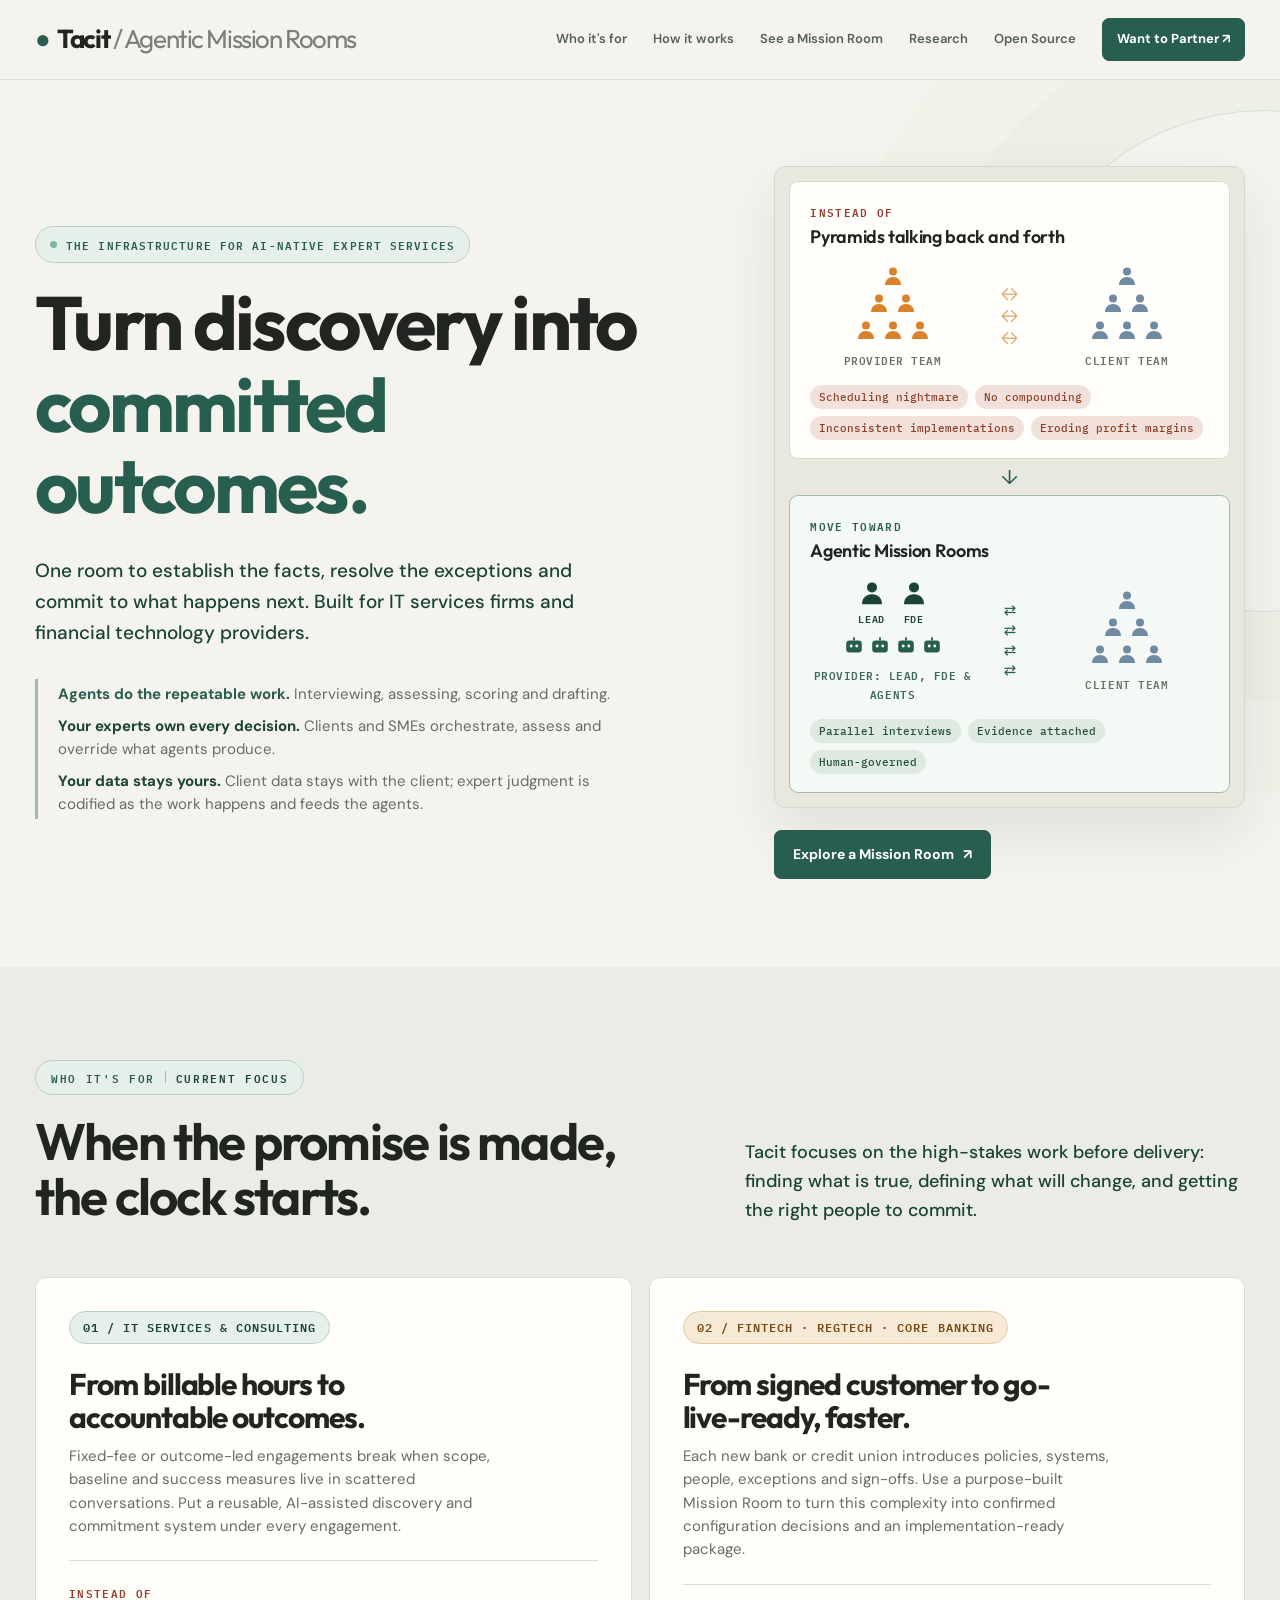
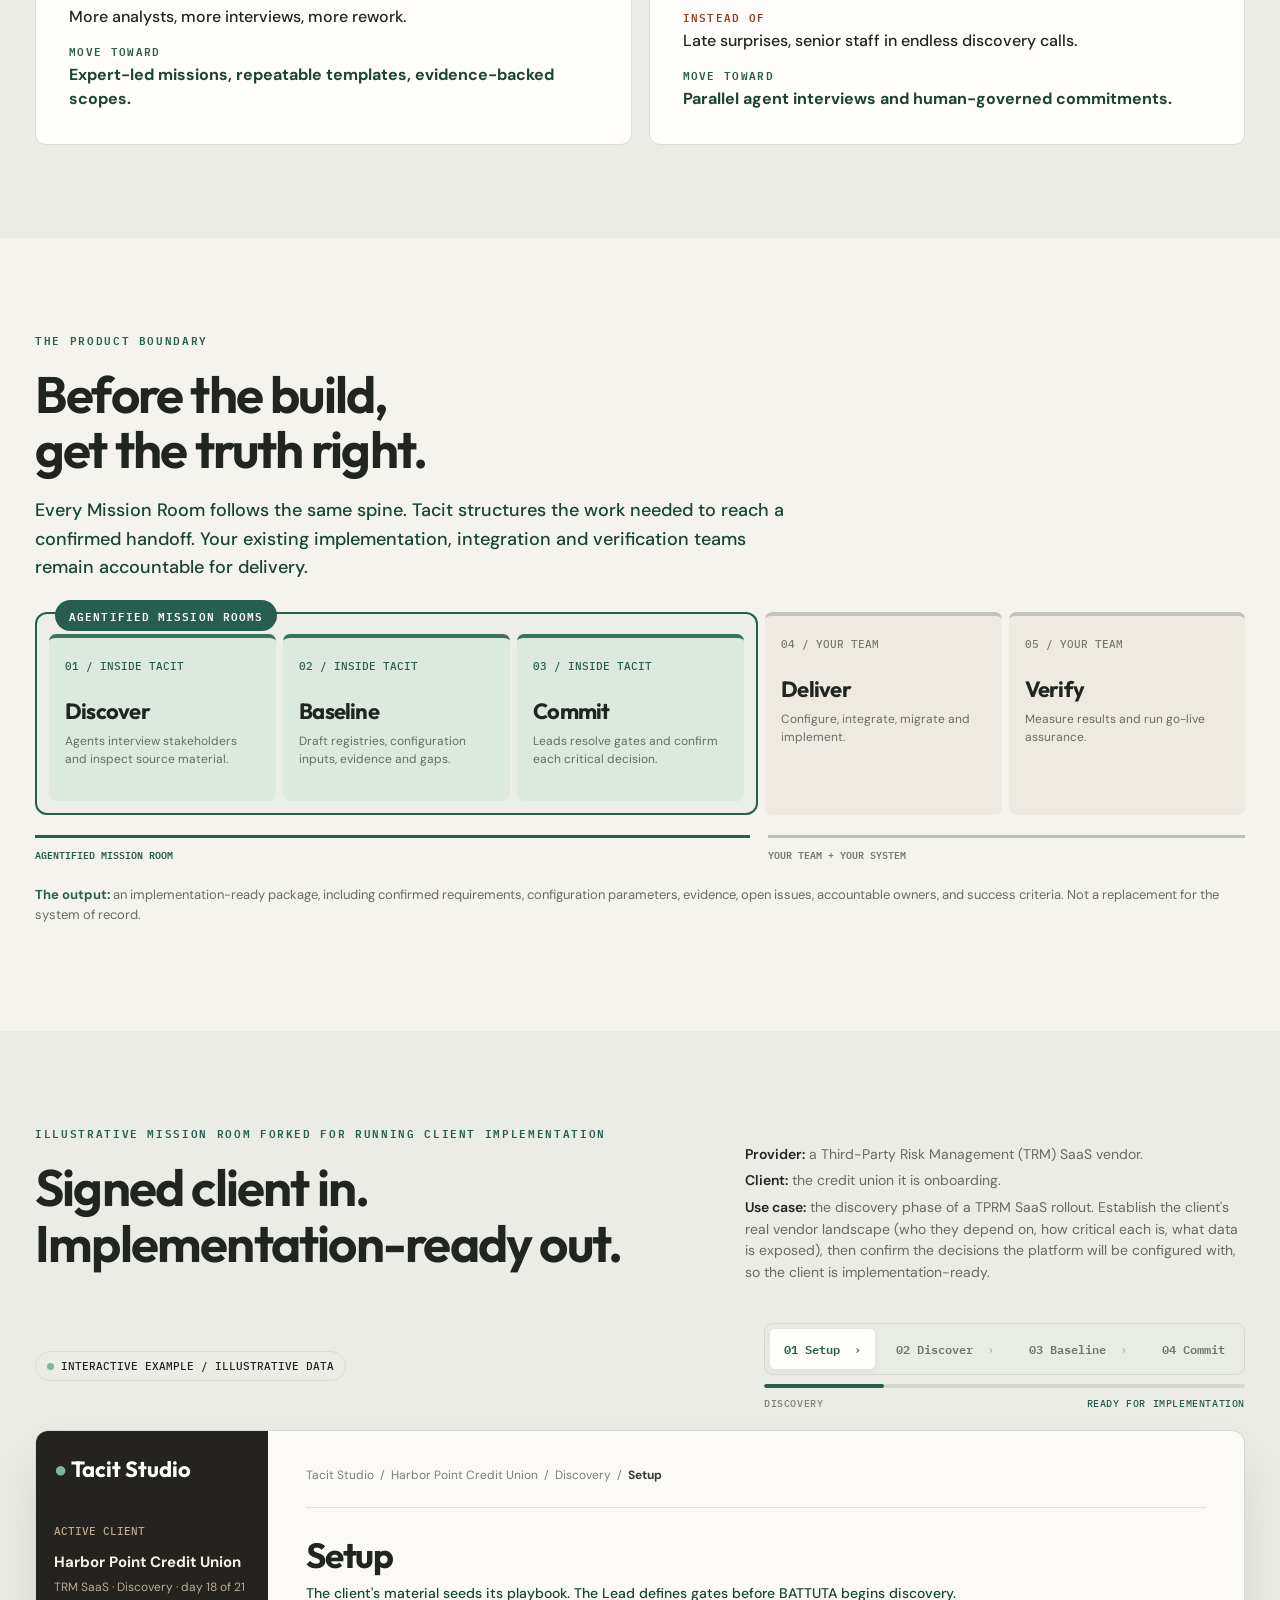
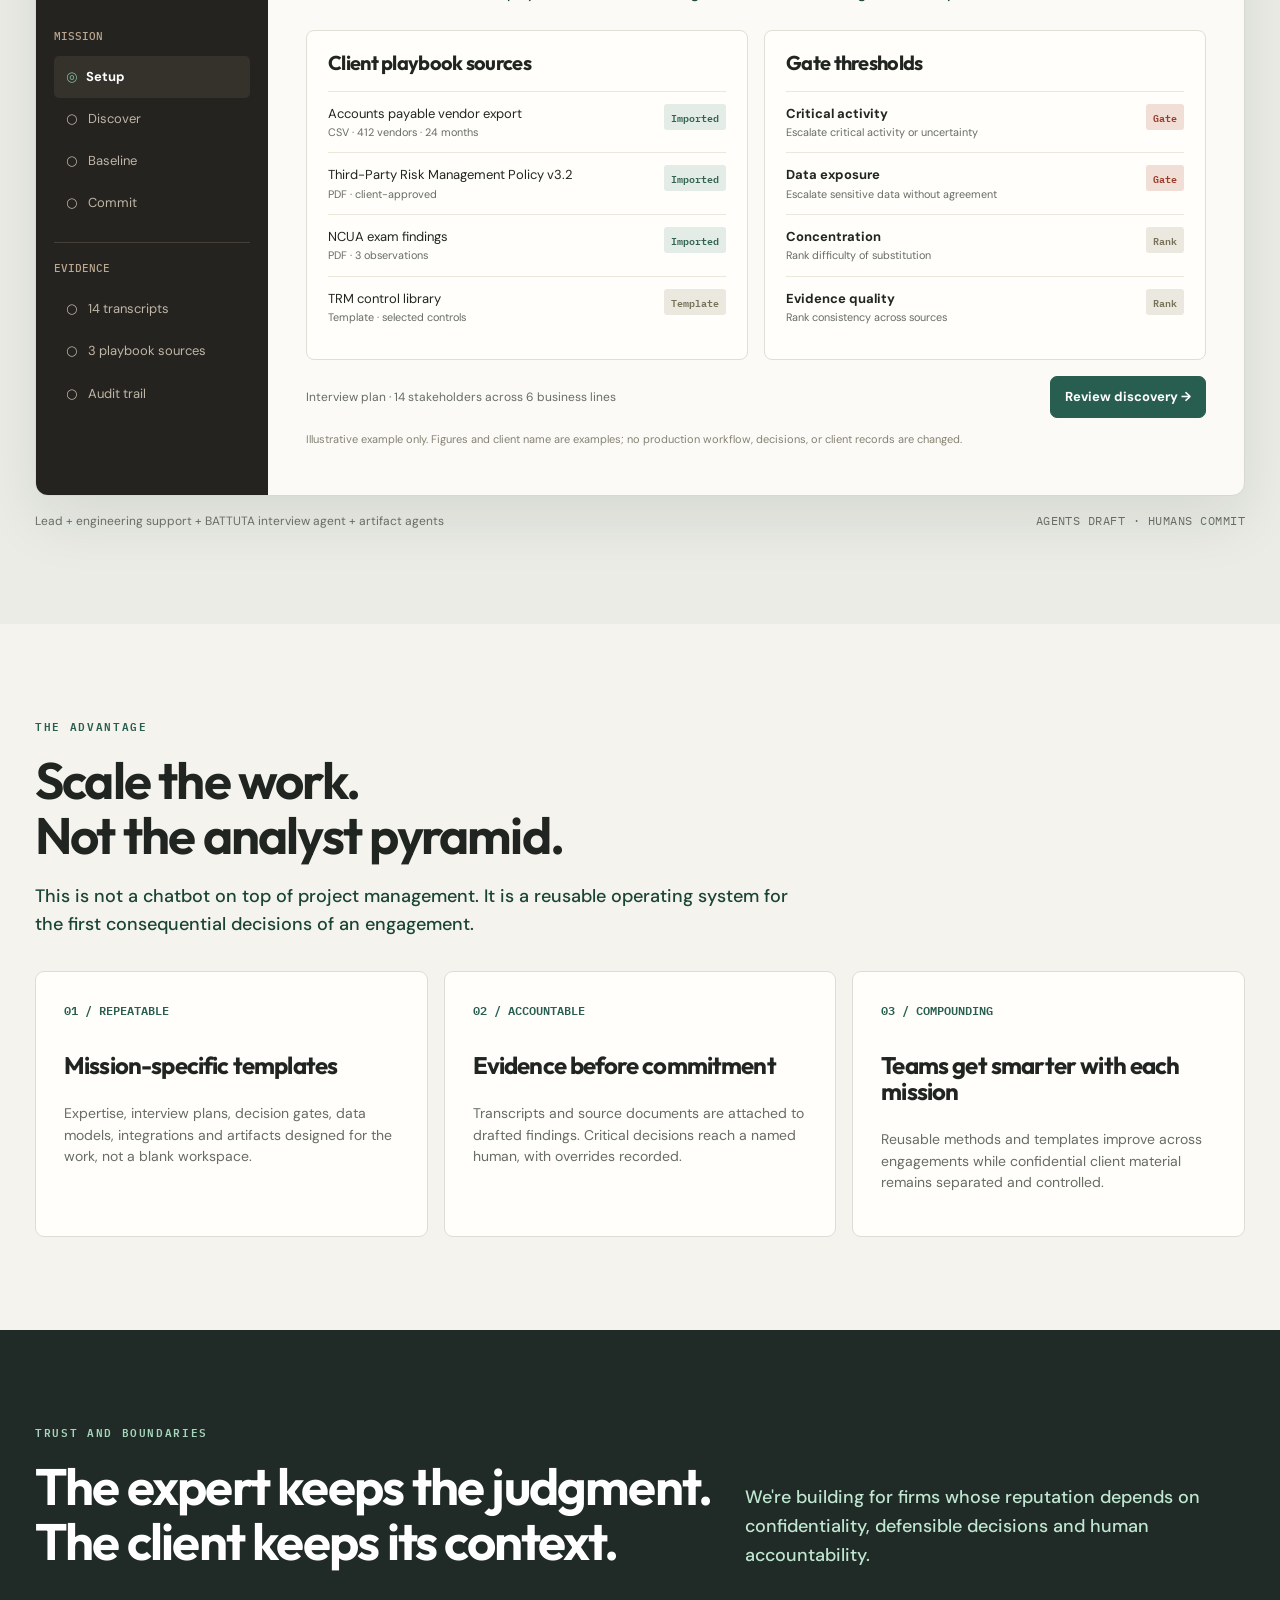
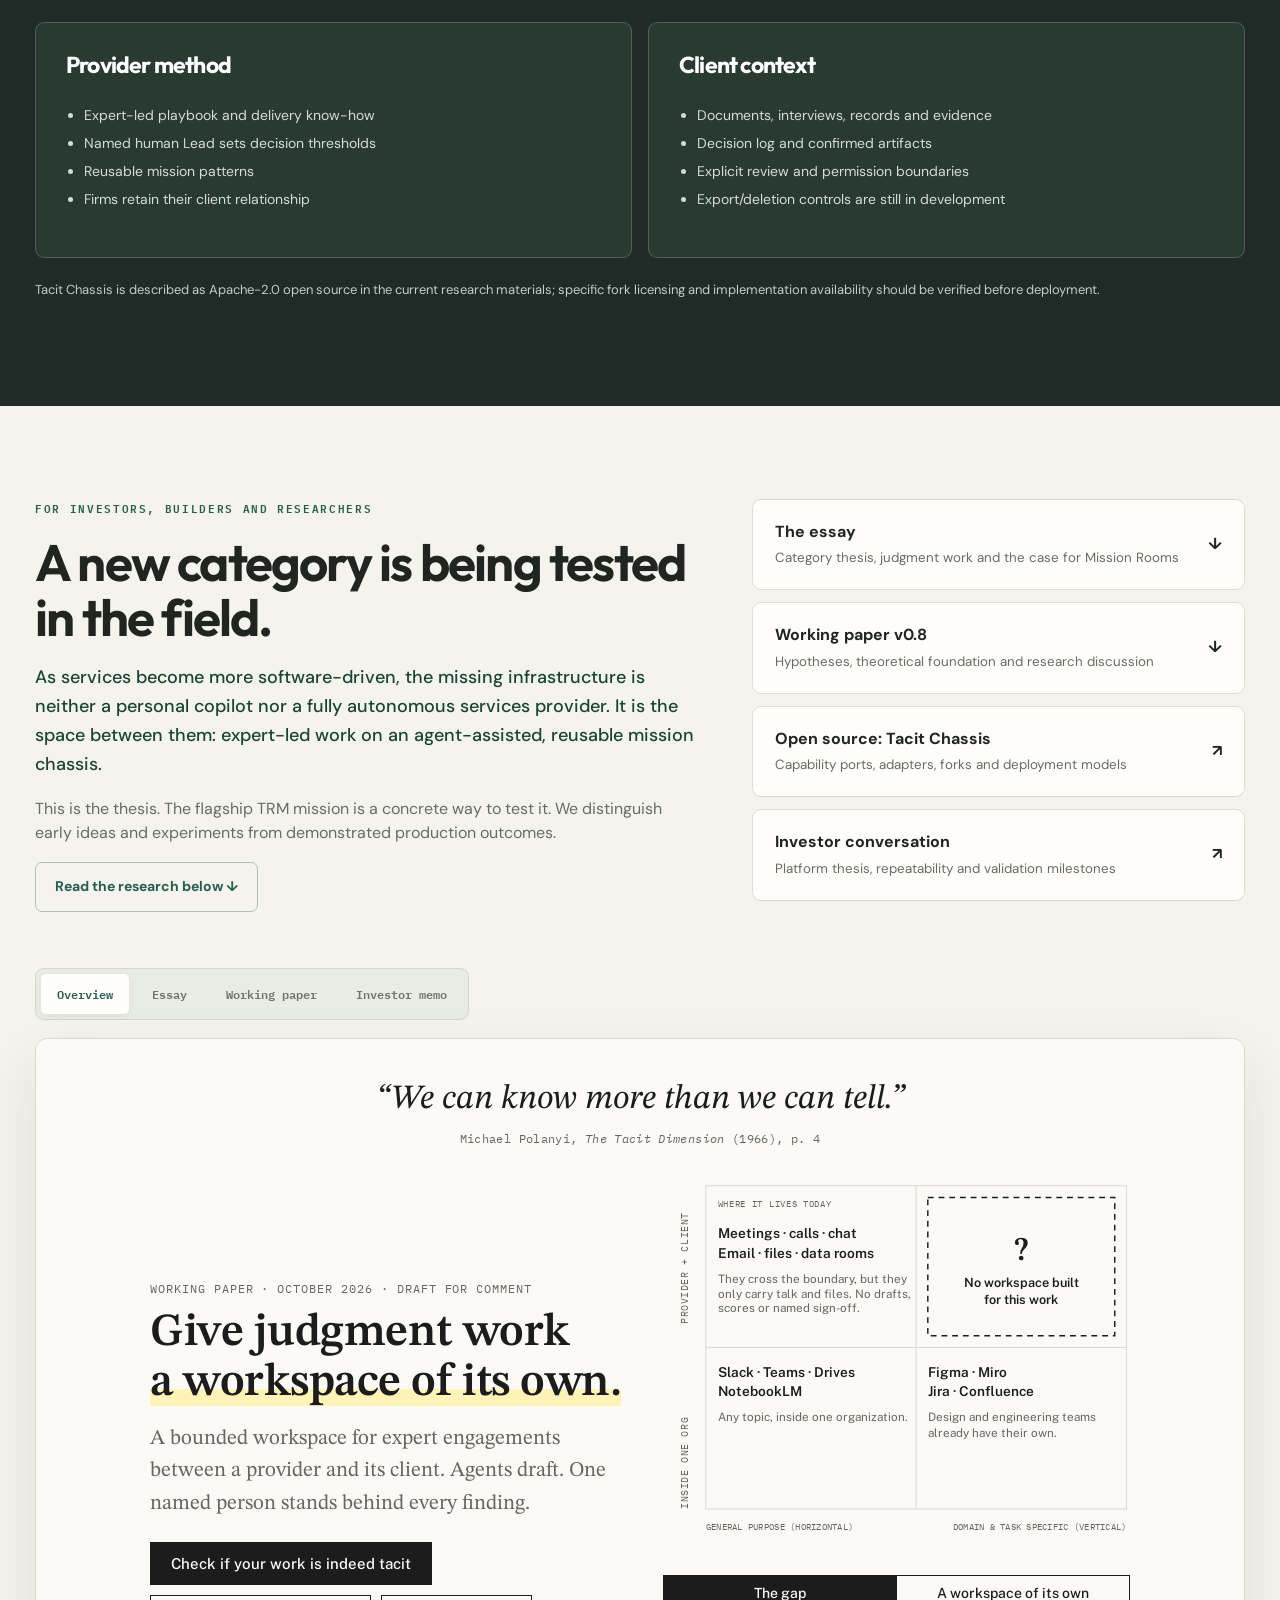
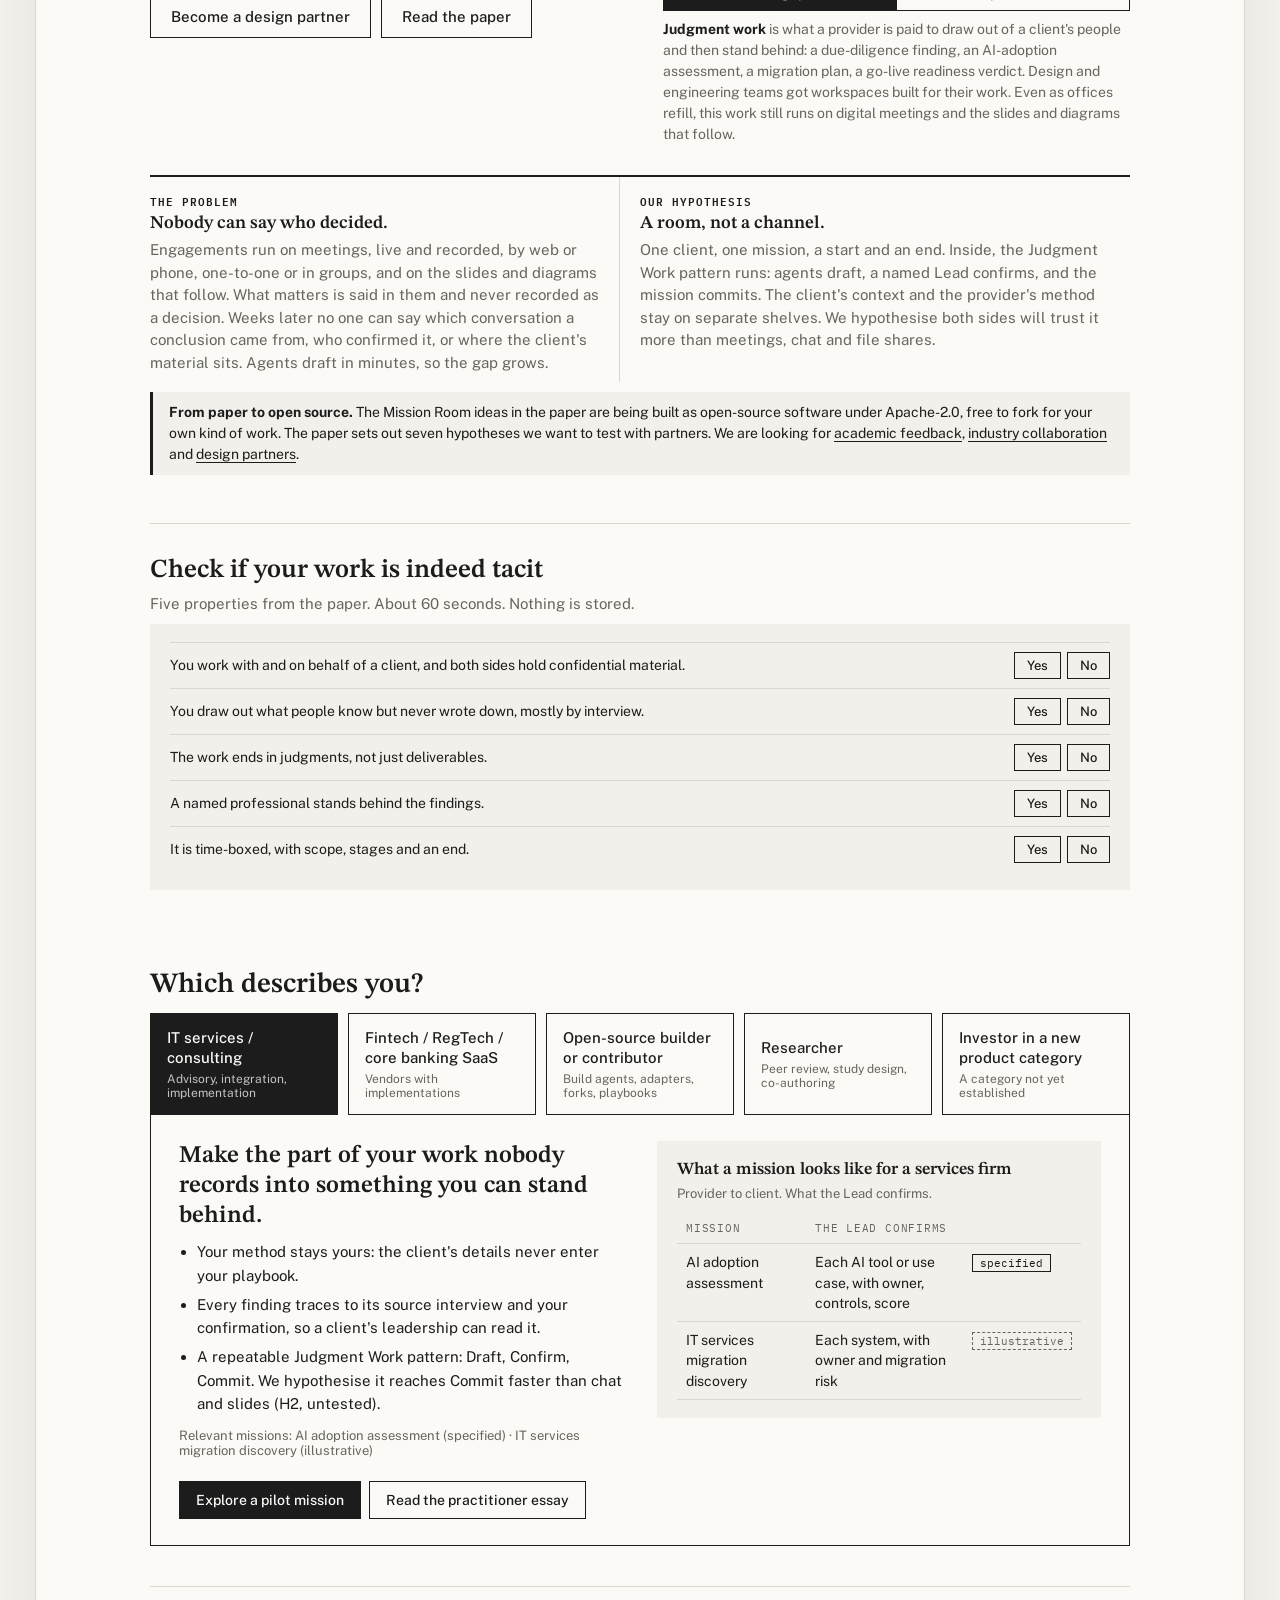
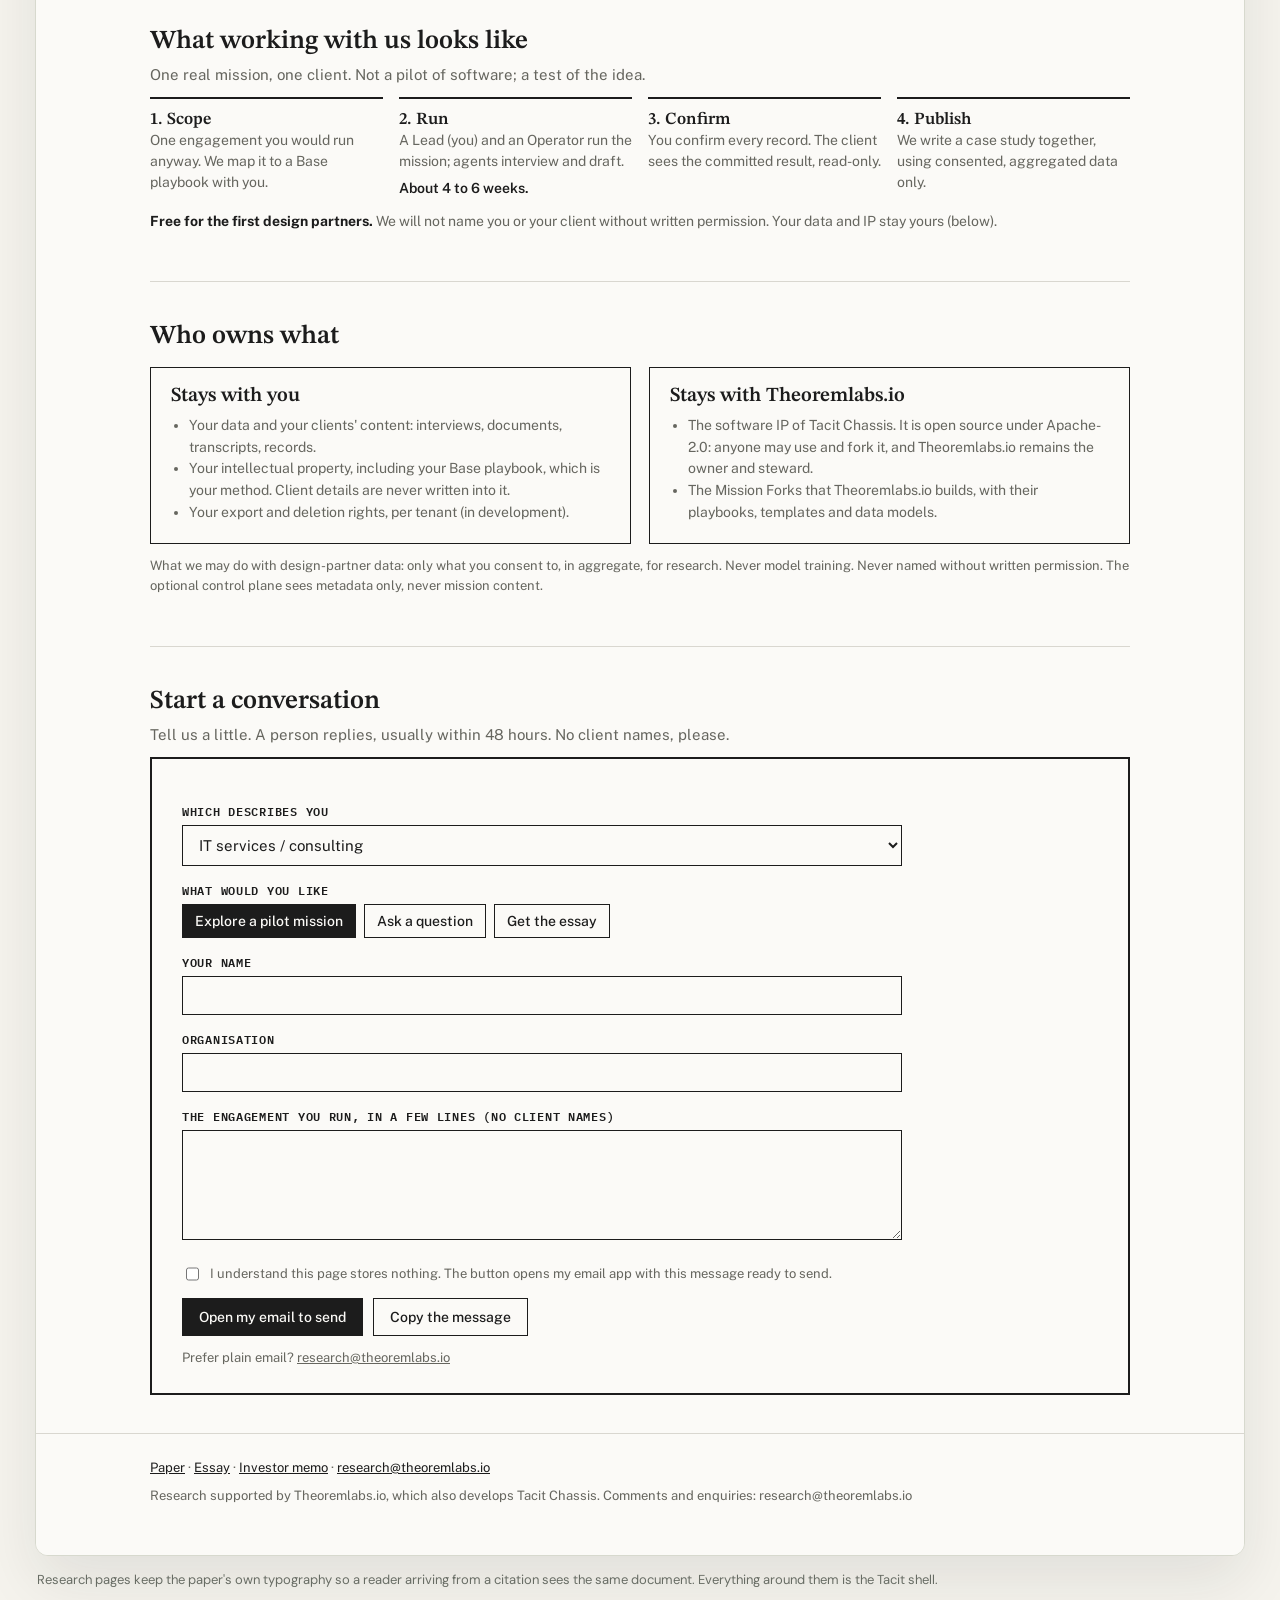
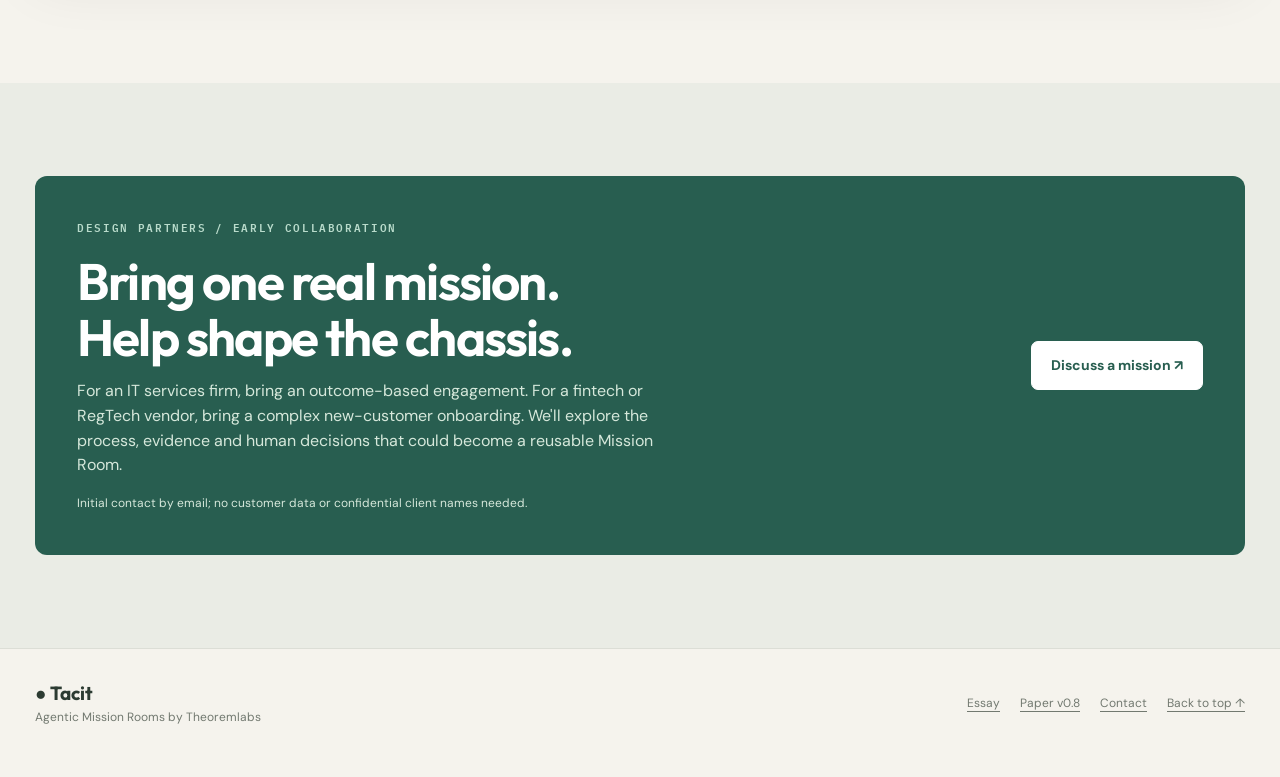
<file: site/index.html>
<!doctype html>
<html lang="en">
<head>
<meta charset="UTF-8"><meta name="viewport" content="width=device-width, initial-scale=1">
<meta name="color-scheme" content="light">
<link rel="canonical" href="https://tacit.theoremlabs.io/">
<link rel="icon" href="data:image/svg+xml,%3Csvg%20xmlns%3D%27http%3A//www.w3.org/2000/svg%27%20viewBox%3D%270%200%2032%2032%27%3E%3Crect%20width%3D%2732%27%20height%3D%2732%27%20fill%3D%27%231c1c1c%27/%3E%3Ctext%20x%3D%2716%27%20y%3D%2723%27%20font-size%3D%2720%27%20text-anchor%3D%27middle%27%20fill%3D%27%23fbfaf7%27%20font-family%3D%27Georgia%2Cserif%27%20font-weight%3D%27600%27%3ET%3C/text%3E%3C/svg%3E">
<meta property="og:title" content="Tacit — Agentic Mission Rooms for outcome-driven services">
<meta property="og:description" content="From signed client to implementation-ready. Tacit Mission Rooms help IT services and fintech teams turn discovery into evidence-backed commitments, with agents drafting and humans deciding.">
<meta property="og:type" content="website">
<meta property="og:url" content="https://tacit.theoremlabs.io/">
<title>Tacit — Agentic Mission Rooms for outcome-driven services</title>
<meta name="description" content="From signed client to implementation-ready. Tacit Mission Rooms help IT services and fintech teams turn discovery into evidence-backed commitments, with agents drafting and humans deciding.">
<link href="https://fonts.googleapis.com/css2?family=IBM+Plex+Mono:wght@400;500&family=Public+Sans:wght@400;500;600&family=STIX+Two+Text:ital,wght@0,400;0,600;1,400&display=swap" rel="stylesheet">
<link rel="preconnect" href="https://fonts.googleapis.com"><link rel="preconnect" href="https://fonts.gstatic.com" crossorigin>
<link href="https://fonts.googleapis.com/css2?family=DM+Sans:wght@400;500;600;700&family=IBM+Plex+Mono:wght@400;500;600&family=Outfit:wght@400;500;600;700;800&display=swap" rel="stylesheet">
<style>:root{--paper:var(--color-background,#f5f3ed);--white:var(--color-surface,#fffefa);--ink:var(--color-text,#212521);--muted:var(--color-text-muted,#676c64);--line:var(--color-border,#dcded6);--forest:var(--color-primary,#285e50);--forest-deep:#194436;--mint:#d8e9df;--warm:#f4ead2;--red:#963e2b;--red-soft:#f5e6e0;--shadow:0 25px 60px rgba(26,36,30,.09)}
@scope (body) to (.sheet){


*{box-sizing:border-box}:scope{scroll-behavior:smooth}:scope{margin:0;background:var(--paper);color:var(--ink);font-family:'DM Sans',system-ui,sans-serif;line-height:1.55;font-size:16px}button,input,select,textarea{font:inherit}button,a{ -webkit-tap-highlight-color:transparent}a{color:inherit;text-decoration:none}button{cursor:pointer}button:focus-visible,a:focus-visible,input:focus-visible,textarea:focus-visible{outline:3px solid #6eae92;outline-offset:3px}h1,h2,h3,h4,p{margin-top:0}h1,h2,h3,h4{font-family:'Outfit',system-ui,sans-serif;letter-spacing:-.035em;line-height:1.08}h1{font-size:clamp(3.15rem,5.9vw,6rem);font-weight:700;margin-bottom:28px}h2{font-size:clamp(2.3rem,4vw,4.1rem);font-weight:650;margin-bottom:18px}h3{font-size:1.35rem}p{color:var(--muted)}.mono{font-family:'IBM Plex Mono',monospace;letter-spacing:.04em}.tiny{font-size:11px}.eyebrow{font-family:'IBM Plex Mono',monospace;font-size:11px;font-weight:600;letter-spacing:.15em;text-transform:uppercase;color:var(--forest);margin-bottom:19px}.container{width:min(1210px,calc(100% - 56px));margin:auto}.narrow{max-width:760px}.btn{display:inline-flex;align-items:center;justify-content:center;gap:9px;border-radius:7px;padding:13px 19px;font-weight:700;font-size:14px;border:1px solid var(--forest);background:var(--forest);color:white;transition:.2s}.btn:hover{background:var(--forest-deep);transform:translateY(-1px)}.btn.alt{color:var(--forest);background:transparent;border-color:#aac3b8}.btn.alt:hover{background:#e3ece6}.btn.small{padding:10px 14px;font-size:13px}.pill{font:500 11px 'IBM Plex Mono',monospace;border:1px solid var(--line);padding:7px 11px;border-radius:99px;display:inline-flex;gap:7px;align-items:center}.dot{width:7px;height:7px;background:#7db59d;display:inline-block;border-radius:100%}.rule{border-top:1px solid var(--line)}

/* Subtitle treatment: supporting text under headings reads in brand green, a step heavier, so it draws the eye */
.subtitle{color:var(--forest-deep);font-weight:500;font-size:18px;line-height:1.6}
.dark .subtitle{color:#bfe6d0}
.subtitle strong{color:var(--forest);font-weight:700}

nav{height:80px;position:sticky;top:0;background:rgba(245,243,237,.96);backdrop-filter:blur(16px);z-index:50;border-bottom:1px solid var(--line)}.navinner{height:100%;display:flex;align-items:center;gap:30px}.brand{font-family:'Outfit',sans-serif;font-size:26px;font-weight:700;letter-spacing:-.055em;margin-right:auto}.brandmark{color:var(--forest);margin-right:8px}.links{display:flex;gap:26px;align-items:center;font-size:13px;font-weight:600;color:#556159}.links a:hover{color:var(--forest)}
.hero{padding:86px 0 88px;position:relative;overflow:hidden}.hero:before{content:'';width:500px;height:500px;border:1px solid #d2e0d5;border-radius:50%;position:absolute;right:-235px;top:30px;box-shadow:0 0 0 90px rgba(220,232,220,.25),0 0 0 180px rgba(220,232,220,.14);pointer-events:none}.hero-grid{display:grid;grid-template-columns:1.17fr .83fr;align-items:center;gap:76px;position:relative}.hero h1{max-width:760px}.hero h1 em{font-style:normal;color:var(--forest)}.hero .eyebrow{display:inline-flex;align-items:flex-start;gap:9px;max-width:600px;line-height:1.6;letter-spacing:.1em;padding:9px 14px;border:1px solid #b9d1c5;background:#e6efe9;border-radius:99px}.hero .eyebrow .dot{margin-top:5px;flex:none}.lede{font-size:19px;line-height:1.65;max-width:590px}
/* Hero tagline: the three-line promise, made the visual anchor under the lede */
.hero-main{position:relative}.hero-main h1{max-width:900px}.hero-main .lede{max-width:700px}.hero-actions{margin:28px 0 0}.promise-grid{display:grid;grid-template-columns:repeat(3,1fr);gap:16px;margin-top:52px}.promise{padding:24px 26px;background:var(--white);border:1px solid var(--line);border-top:4px solid #3c735f;border-radius:9px}.promise .num{font:600 11px 'IBM Plex Mono',monospace;letter-spacing:.1em;color:var(--forest);margin-bottom:18px}.promise h3{font-size:22px;margin-bottom:8px}.promise p{font-size:14.5px;margin:0}
.hero-side{display:grid;gap:22px}.flow{background:#e8e8e0;border:1px solid #d4d9ce;border-radius:12px;padding:14px;box-shadow:var(--shadow);display:grid;gap:8px}.lane{background:var(--white);border:1px solid #d9dbd1;border-radius:9px;padding:20px 20px 18px}.lane.after{border-color:#9dbcae;background:#f4f9f6}.lane-tag{font:600 11px 'IBM Plex Mono',monospace;letter-spacing:.12em;text-transform:uppercase;margin-bottom:4px}.lane-tag.instead{color:var(--red)}.lane-tag.toward{color:var(--forest)}.lane-title{font:600 18px 'Outfit',sans-serif;letter-spacing:-.02em;margin-bottom:16px}.ic{width:30px;height:30px;flex:none}.actors{display:flex;align-items:flex-end;gap:6px}.people{color:#8b8f86;flex-wrap:wrap}.people .ic:nth-child(3n){color:#a9604f}.agents{color:var(--forest)}.lead{color:var(--forest-deep);flex-direction:column;align-items:center;gap:3px}.lead .ic{width:34px;height:34px}.lead small{font:600 9.5px 'IBM Plex Mono',monospace;letter-spacing:.06em;text-transform:uppercase;white-space:nowrap}.steps{display:flex;align-items:center;gap:12px;flex-wrap:wrap}.arr{color:#6a8f7e;font-size:18px}.doc{border:1px solid #b9d1c5;background:#fff;border-radius:6px;padding:10px 12px;font:600 12px 'DM Sans',sans-serif;line-height:1.25;max-width:110px;color:var(--forest-deep)}.chips{display:flex;flex-wrap:wrap;gap:7px;margin-top:16px}.chips span{font:500 11px 'IBM Plex Mono',monospace;padding:5px 9px;border-radius:99px;background:#f2e1db;color:#8e3e26}.lane.after .chips span{background:#dde9e1;color:#25513f}.flow-arrow{text-align:center;color:var(--forest);font-size:20px;line-height:1}.hero-cta{display:grid;gap:10px;justify-items:start}
.pyramid{display:grid;justify-items:center;gap:0;color:#d9822b;margin:2px 0 4px}.prow{display:flex;align-items:center;gap:6px}.prow .ic{width:28px;height:28px}.bf{font-size:13px;color:#e3a468}.vf{font-size:13px;line-height:1;color:#e3a468;margin:2px 0}
.duo{display:grid;grid-template-columns:1fr 58px 1fr;align-items:center;gap:6px}.team{display:grid;justify-items:center;gap:8px}.tl{font:600 10.5px 'IBM Plex Mono',monospace;letter-spacing:.05em;text-transform:uppercase;text-align:center;color:#6d7067}.pyr{display:grid;gap:3px;justify-items:center}.pyr .prow{display:flex;gap:3px}.pyr .ic{width:24px;height:24px}.team.prov{color:#d9822b}.team.client{color:#6f8aa3}.team.prov.small{color:var(--forest)}.lf{display:flex;gap:12px}.who{display:grid;justify-items:center;gap:1px;color:var(--forest-deep)}.who .ic{width:30px;height:30px}.who small{font:600 9.5px 'IBM Plex Mono',monospace;letter-spacing:.06em;text-transform:uppercase}.agrow{display:flex;gap:4px;color:var(--forest)}.agrow .ic{width:22px;height:22px}.link{display:grid;gap:5px;justify-items:center;color:#e3a468;font-size:17px;line-height:1}.link.par{color:var(--forest);font-size:15px}.lane.after .team.prov .tl{color:#3d6a58}
.mission-note{max-width:500px;font-size:14px;line-height:1.55}.mission-note p{margin:0 0 5px;color:var(--muted)}.mission-note strong{color:var(--ink);font-weight:600}
.stepper{display:grid;gap:9px;justify-items:end}.step-hint{display:flex;align-items:center;gap:10px;font-size:12.5px;color:var(--muted)}.step-hint b{color:var(--forest-deep);font-weight:600}.step-hint .go{font:600 10.5px 'IBM Plex Mono',monospace;letter-spacing:.1em;text-transform:uppercase;background:var(--forest);color:#fff;border-radius:99px;padding:4px 11px}.tabbar button:not(:last-child):after{content:'›';margin-left:14px;color:#a3b0a6;font-weight:400}.tabbar button.active:not(:last-child):after{color:var(--forest)}.tabbar button.next{animation:nudge 1.9s ease-in-out infinite}.trail{width:100%;height:4px;border-radius:4px;background:#d4d8ce;overflow:hidden}.trail .fill{height:100%;width:25%;background:var(--forest);border-radius:4px;transition:width .35s ease}.trail-label{width:100%;display:flex;justify-content:space-between;font:500 10px 'IBM Plex Mono',monospace;letter-spacing:.06em;text-transform:uppercase;color:#7b8479}.trail-label span:last-child{color:var(--forest)}@media(prefers-reduced-motion:reduce){.tabbar button.next{animation:none}}
.funnel{margin-top:52px}.boxed{grid-column:1/4;display:grid;grid-template-columns:repeat(3,1fr);gap:7px;position:relative;padding:20px 12px 12px;border:2px solid var(--forest);border-radius:12px;background:rgba(40,94,80,.04)}.box-label{position:absolute;top:-14px;left:18px;background:var(--forest);color:#fff;font:600 11px 'IBM Plex Mono',monospace;letter-spacing:.1em;text-transform:uppercase;padding:6px 14px;border-radius:99px;white-space:nowrap}.boxed .funnel-step{min-height:150px}
.hero-promise{margin:30px 0 0;max-width:600px;padding:4px 0 4px 20px;border-left:3px solid #9dbcae}.hero-promise .headline{font-family:'Outfit',system-ui,sans-serif;font-size:1.05rem;font-weight:600;line-height:1.4;letter-spacing:-.01em;color:var(--ink);margin:0 0 14px}.hero-promise .headline em{font-style:normal;color:var(--forest)}.hero-promise ul{list-style:none;margin:0;padding:0;display:grid;gap:10px}.hero-promise li{font-size:15px;line-height:1.5;color:var(--muted)}.hero-promise li b{color:var(--forest-deep);font-weight:700}.hero-promise li:first-child b{color:var(--forest)}
.hero-side{display:grid;gap:22px}.hero-cta{display:grid;gap:10px;justify-items:start}.hero-cta .btn{text-align:left;line-height:1.35;padding:14px 18px}.hero-cta small{font-size:12px;color:var(--muted)}
.hero-visual{background:#e8e8e0;border:1px solid #d4d9ce;border-radius:12px;padding:14px;box-shadow:var(--shadow);transform:rotate(1deg)}.hero-visual .visual-top{display:flex;justify-content:space-between;padding:4px 7px 12px;align-items:center}.mock{background:#f8f7f2;border:1px solid #d9dbd1;border-radius:9px;overflow:hidden}.mock-heading{padding:15px 17px;border-bottom:1px solid #dddcd5;display:flex;justify-content:space-between;align-items:center}.mock-title{font:650 17px 'Outfit',sans-serif}.mock-main{display:grid;grid-template-columns:96px 1fr;min-height:288px}.mock-sidebar{background:#242520;color:#deddd3;padding:20px 9px;font-size:9px}.mock-sidebar div{margin-bottom:14px}.mock-sidebar .active{padding:7px;background:#373b33;border-radius:3px}.mock-body{padding:17px}.mock-bars{display:grid;grid-template-columns:repeat(3,1fr);gap:7px;margin-bottom:12px}.mock-num{background:#fff;border:1px solid #e1e0da;padding:10px;border-radius:4px;font:700 17px 'Outfit',sans-serif}.mock-num span{display:block;font:500 8px 'IBM Plex Mono',monospace;color:#6d7067;margin-bottom:6px}.mock-alert{background:#f5e8e3;border:1px solid #e7b9ae;border-radius:4px;padding:11px;font-size:10px;margin-bottom:11px}.mock-table{background:white;border:1px solid #e1e0da;border-radius:4px;padding:7px 11px}.mock-row{display:grid;grid-template-columns:1.5fr 1fr 1fr;gap:7px;padding:9px 0;border-bottom:1px solid #efeee8;font-size:10px}.mock-row:last-child{border:0}.mock-tag{font-size:9px;background:#dde9e1;color:#315d4b;padding:2px 6px;width:fit-content;border-radius:2px}.mock-tag.warn{background:#f4ddd3;color:#8e3e26}
.section{padding:93px 0}.section.altbg{background:#eaece5}.section.dark{background:#202b27;color:#fff}.dark p{color:#c0cdc4}.dark .eyebrow{color:#a5d6bb}.sectionhead{display:flex;align-items:end;justify-content:space-between;gap:32px;margin-bottom:34px}.sectionhead p{max-width:500px}.two{display:grid;grid-template-columns:repeat(2,minmax(0,1fr));gap:17px}

/* Section pill: "Who it's for | Current Focus" */
.eyebrow.pilled{display:inline-flex;align-items:center;gap:10px;padding:8px 15px;border:1px solid #b9d1c5;background:#e6efe9;border-radius:99px}.eyebrow.pilled .sep{width:1px;height:12px;background:#9dbcae}.eyebrow.pilled .focus{color:var(--forest-deep)}

.audience-card{border:1px solid var(--line);border-radius:11px;padding:33px;background:var(--white);display:flex;flex-direction:column;align-items:start;min-height:340px;transition:.2s}.audience-card:hover{border-color:#80a491;transform:translateY(-2px)}
/* Card pills: filled, high contrast */
.audience-card .aud-label{display:inline-block;background:var(--forest);color:#fff;font-weight:600;font-size:12.5px;letter-spacing:.07em;padding:9px 16px;border-radius:99px;margin-bottom:24px;box-shadow:0 6px 14px rgba(40,94,80,.22)}
.audience-card:nth-child(2) .aud-label{background:#a8651b;box-shadow:0 6px 14px rgba(168,101,27,.25)}.audience-card h3{font-size:30px;max-width:425px;margin-bottom:12px}.audience-card p{font-size:15px;max-width:435px}
/* Instead of / Move toward: the part a buyer should remember */
.pain{margin-top:auto;padding-top:22px;border-top:1px solid var(--line);width:100%;display:grid;gap:12px;font-size:16px;line-height:1.5;color:var(--ink);font-weight:500}.pain>div{display:grid;gap:3px}.pain .tag{font:600 11px 'IBM Plex Mono',monospace;letter-spacing:.12em;text-transform:uppercase}.pain .instead .tag{color:var(--red)}.pain .toward .tag{color:var(--forest)}.pain .toward{font-weight:700;color:var(--forest-deep)}
.audience-card p{margin-bottom:22px}

.funnel{display:grid;grid-template-columns:repeat(5,1fr);gap:7px;margin:30px 0 20px}.funnel-step{padding:21px 16px;border-radius:7px;background:#dce9df;border-top:4px solid #3c735f;min-height:150px}.funnel-step.out{background:#eeeae2;border-top-color:#c0c4b9}.funnel-step .n{font:500 11px 'IBM Plex Mono',monospace;display:block;margin-bottom:27px;color:var(--forest)}.funnel-step.out .n{color:#777a70}.funnel-step h3{font-size:22px;margin-bottom:8px}.funnel-step p{font-size:12px;line-height:1.5}.scope{display:flex;gap:18px;align-items:center;font-size:13px}.scope .line{flex:3;height:3px;background:var(--forest);position:relative}.scope .line:after{content:'AGENTIFIED MISSION ROOM';color:var(--forest);position:absolute;top:10px;font:600 10px 'IBM Plex Mono',monospace}.scope .after{flex:2;height:3px;background:#bbc0b7;position:relative}.scope .after:after{content:'YOUR TEAM + YOUR SYSTEM';color:#777a70;position:absolute;top:10px;font:600 10px 'IBM Plex Mono',monospace}
.demo-top{display:flex;justify-content:space-between;align-items:center;gap:18px;margin-bottom:20px}.tabbar{display:flex;flex-wrap:wrap;gap:7px;padding:5px;border:1px solid #d4d8ce;background:#e9ece5;border-radius:9px}.tabbar button{border:0;background:transparent;border-radius:5px;padding:10px 14px;color:#6d766d;font:600 12px 'IBM Plex Mono',monospace}.tabbar button.active{background:var(--white);color:var(--forest);box-shadow:0 2px 7px #1c291510}.demo-shell{border-radius:13px;box-shadow:var(--shadow);border:1px solid #d7d9ce;background:#fbfaf6;display:grid;grid-template-columns:232px 1fr;min-height:560px;overflow:hidden}.demo-aside{background:#25231f;color:#ddd5c6;padding:24px 18px}.demo-aside .logo{font:700 22px 'Outfit',sans-serif;margin-bottom:41px;color:#fff}.demo-aside .tagline{font:500 11px 'IBM Plex Mono',monospace;color:#bba88f;margin-bottom:13px}.demo-aside .client{font-size:15px;font-weight:700;color:#f7f1e7}.demo-aside .meta{font-size:12px;color:#b9aa94;margin:4px 0 32px}.demo-aside .navitem{border-radius:5px;padding:11px 12px;font-size:13px;color:#bfb6a7}.demo-aside .navitem.on{background:#34322b;color:#fff;font-weight:700}.demo-aside .navitem.done:before{content:'●';font-size:8px;color:#86bba5;margin-right:11px}.demo-aside .navitem.on:before{content:'◎';color:#86bba5;margin-right:9px}.demo-aside .navitem:not(.done):not(.on):before{content:'○';margin-right:11px}.demo-aside hr{border:0;border-top:1px solid #454039;margin:18px 0}.demo-content{padding:35px 38px 36px;overflow:hidden}.crumb{font-size:12px;color:#7b7e74;border-bottom:1px solid #e2e0d7;padding-bottom:23px;margin-bottom:29px}.crumb strong{color:#333b32}.stage-panel{display:none;animation:appear .2s ease}.stage-panel.active{display:block}.stage-panel h3{font-size:35px;margin-bottom:8px}.stage-panel .sub{font-size:14px;margin-bottom:25px;color:var(--forest-deep);font-weight:500}.statgrid{display:grid;grid-template-columns:repeat(4,1fr);gap:12px;margin-bottom:20px}.stat{border:1px solid #e2dfd4;border-radius:7px;padding:14px 13px;background:#fffefa}.stat .lbl{font:500 9px 'IBM Plex Mono',monospace;letter-spacing:.055em;text-transform:uppercase;color:#867e6a;min-height:30px}.stat b{font:700 27px 'Outfit',sans-serif;display:block;margin-top:9px}.demo-cols{display:grid;grid-template-columns:1fr 1fr;gap:16px}.demo-card{border:1px solid #e1ded3;border-radius:8px;background:#fffefa;padding:21px;min-width:0}.demo-card h4{font-size:20px;margin-bottom:17px}.demo-list{list-style:none;padding:0;margin:0}.demo-list li{display:flex;justify-content:space-between;gap:9px;border-top:1px solid #ebe8db;padding:12px 0;font-size:13px}.demo-list small{color:var(--muted);display:block}.status{font:600 10px 'IBM Plex Mono',monospace;padding:4px 7px;border-radius:3px;white-space:nowrap;height:fit-content;background:#e3ece7;color:#33634f}.status.warn{background:#f1ded6;color:#973d29}.status.neutral{background:#eae8df;color:#787258}.escalation{background:#f6e7e1;border:1px solid #c98f7d;color:#923a28;border-radius:7px;padding:18px 20px;display:flex;justify-content:space-between;gap:20px;align-items:center;margin:0 0 20px}.escalation strong{font-size:13px}.escalation p{font-size:12px;color:#885b4e;margin:6px 0 0}.escalation button{border:0;background:#973e27;color:white;padding:10px 14px;border-radius:4px;font-weight:700;font-size:12px;white-space:nowrap}.evidence{background:#f1f0e9;border-left:3px solid #b6a48a;padding:12px;font-size:12px;margin:13px 0}.progress{height:7px;border-radius:7px;background:#e6e2d6;overflow:hidden;min-width:70px;margin-top:8px}.progress div{background:var(--forest);height:100%}.demo-table{width:100%;font-size:12px;border-collapse:collapse}.demo-table th{font:500 10px 'IBM Plex Mono',monospace;color:#8b826e;text-align:left;padding:12px 8px;border-bottom:1px solid #e2ded3}.demo-table td{padding:14px 8px;border-bottom:1px solid #e8e5d9}.demo-table tr:last-child td{border:0}.result-tag{border-radius:3px;background:#e3ede8;padding:4px 7px;color:#335e4e;font-size:10px;font-weight:700}.result-tag.bad{background:#f2dfd7;color:#9a442c}.sim-note{font-size:11px;color:#858273;margin-top:13px}.demo-meta{display:flex;align-items:center;justify-content:space-between;margin-top:16px;gap:12px;font-size:12px;color:var(--muted)}
.three{display:grid;grid-template-columns:repeat(3,1fr);gap:16px}.feature{padding:28px;background:var(--white);border:1px solid var(--line);border-radius:9px}.feature .num{font:600 12px 'IBM Plex Mono',monospace;color:var(--forest);margin-bottom:33px}.feature h3{font-size:24px}.feature p{font-size:14px}.ownership{display:grid;grid-template-columns:1fr 1fr;gap:16px}.ownership article{padding:30px;border:1px solid rgba(255,255,255,.18);border-radius:9px;background:#293a32}.ownership h3{font-size:23px;color:#fff}.ownership ul{padding-left:18px;color:#d3ddd4;line-height:2;font-size:14px}
.channel{display:grid;grid-template-columns:1.15fr .85fr;gap:50px;align-items:start}.channel-list{display:grid;gap:12px}.channel-list a{background:var(--white);border:1px solid var(--line);border-radius:9px;padding:20px 22px;display:flex;justify-content:space-between;gap:10px;align-items:center;font-weight:700}.channel-list small{display:block;color:var(--muted);font-weight:400;margin-top:4px}.channel-list a:hover{border-color:#5a9479}.cta-box{border-radius:12px;background:var(--forest);color:white;padding:42px;display:grid;grid-template-columns:1fr auto;gap:25px;align-items:center}.cta-box p{color:#d6e8db}.cta-box .btn{background:white;color:var(--forest);border-color:white}.cta-box .btn:hover{background:#eaf3ec}.foot{border-top:1px solid var(--line);padding:30px 0 50px}.footinner{display:flex;justify-content:space-between;gap:20px;align-items:center;color:#727970;font-size:12px}.foot a{text-decoration:underline;text-underline-offset:4px}.footlinks{display:flex;gap:20px;flex-wrap:wrap}
@media(max-width:1050px){.links{gap:14px}.hero-grid{gap:35px}.demo-shell{grid-template-columns:190px 1fr}.demo-content{padding:30px 24px}.statgrid{grid-template-columns:repeat(2,1fr)}}
@media(max-width:760px){.boxed{grid-column:1/-1;grid-template-columns:1fr}.container{width:min(100% - 34px,1210px)}nav{height:68px}.links a:not(.btn){display:none}.hero{padding:55px 0}.promise-grid,.hero-grid,.two,.three,.ownership,.channel,.cta-box{grid-template-columns:1fr}.hero-visual{max-width:550px;transform:none}.section{padding:65px 0}.sectionhead{display:block}.funnel{grid-template-columns:1fr 1fr}.funnel-step{min-height:125px}.funnel-step .n{margin-bottom:16px}.scope{display:none}.demo-shell{grid-template-columns:1fr}.demo-aside{display:none}.demo-content{padding:24px 16px}.demo-cols{grid-template-columns:1fr}.tabbar{width:100%;display:grid;grid-template-columns:repeat(4,1fr)}.tabbar button{padding:10px 4px;font-size:10px}.demo-top{display:block}.stepper{justify-items:stretch}.step-hint{flex-wrap:wrap}.demo-top>.pill{margin-bottom:12px}.statgrid{grid-template-columns:repeat(2,1fr)}.footinner{display:block}.footlinks{margin-top:16px}.cta-box{padding:28px}.audience-card{min-height:300px}.brand{font-size:21px}.hero .eyebrow{border-radius:14px}}
@media(max-width:420px){h1{font-size:3rem}.funnel{grid-template-columns:1fr}.funnel-step{min-height:auto}.demo-table{font-size:10px}.demo-table th,.demo-table td{padding:8px 4px}.escalation{display:block}.escalation button{margin-top:10px}}


.rtabs{margin:0 0 18px;display:flex;flex-wrap:wrap;gap:7px;padding:5px;border:1px solid #d4d8ce;background:#e9ece5;border-radius:9px;width:fit-content;max-width:100%}
.rtabs button{border:0;background:transparent;border-radius:5px;padding:10px 16px;color:#6d766d;font:600 12px 'IBM Plex Mono',monospace}
.rtabs button[aria-selected=true]{background:var(--white);color:var(--forest);box-shadow:0 2px 7px #1c291510}
.reader{margin-top:56px;scroll-margin-top:96px}
.frame{border:1px solid #d7d9ce;border-radius:13px;box-shadow:var(--shadow);background:#fbfaf7;overflow:hidden}
.frame-bar{display:flex;justify-content:space-between;gap:16px;align-items:center;padding:10px 20px;background:#eceee7;border-bottom:1px solid #d7d9ce;font:500 11px 'IBM Plex Mono',monospace;letter-spacing:.06em;color:#677067;text-transform:uppercase}
.frame-bar b{color:var(--forest);font-weight:600}
.frame-note{font-size:13px;margin:14px 2px 0}
.audience-card .aud-label{background:#e6efe9;color:var(--forest-deep);border:1px solid #b9d1c5;box-shadow:none;font-size:11.5px;font-weight:600;letter-spacing:.09em;padding:7px 13px}
.audience-card:nth-child(2) .aud-label{background:#f6ead6;color:#7a4a12;border-color:#e4c9a0;box-shadow:none}


}
@keyframes nudge{0%,100%{box-shadow:0 0 0 0 rgba(40,94,80,0)}50%{box-shadow:0 0 0 4px rgba(40,94,80,.22)}}
@keyframes appear{from{opacity:.3;transform:translateY(6px)}to{opacity:1;transform:translateY(0)}}
@scope (#pane-overview){

:scope{color-scheme:light;--bg:#fbfaf7;--ink:#1c1c1c;--muted:#66665f;--rule:#d9d7d0;--panel:#f2f0ea;--hi:#fff3b8;--tbc:#8a3b27;
--serif:"STIX Two Text","Times New Roman",serif;--sans:"Public Sans",system-ui,sans-serif;--mono:"IBM Plex Mono",monospace}
*{box-sizing:border-box}
:scope{margin:0;background:var(--bg);color:var(--ink);font:18px/1.55 var(--serif)}
a{color:inherit}
.wrap{max-width:1020px;margin:0 auto;padding:0 20px}
.ribbon{background:var(--ink);color:var(--bg);font:12px var(--mono);text-align:center;padding:6px}
nav .wrap{display:flex;gap:18px;flex-wrap:nowrap;align-items:flex-start;padding-top:14px;padding-bottom:14px;font:14px var(--sans);align-items:flex-start;border-bottom:1px solid var(--rule)}
nav a{text-decoration:none;color:var(--muted);white-space:nowrap;padding-top:4px}.navcta{padding-top:8px!important}nav a:hover{color:var(--ink)}
.kick{font:12px var(--mono);letter-spacing:.08em;text-transform:uppercase;color:var(--muted)}
h1{font:600 clamp(32px,5vw,52px)/1.1 var(--serif);margin:.25em 0 .3em;letter-spacing:-.01em}
h1 mark{background:linear-gradient(transparent 62%,var(--hi) 62%);color:inherit}
.hero{padding:50px 0 14px}
.lede{font-size:21px;max-width:31em;color:var(--muted);margin:0}
.pitch{display:grid;grid-template-columns:repeat(2,1fr);border-top:2px solid var(--ink);margin-top:30px}
.pitch>div{padding:14px 20px 8px 0;margin-right:20px;border-right:1px solid var(--rule)}
.pitch>div:last-child{border:0;margin:0}
.lab{font:600 11px var(--mono);letter-spacing:.09em;text-transform:uppercase}
.pitch p{font:15px/1.5 var(--sans);color:var(--muted);margin:.3em 0 0}
.pitch b{font:600 18px/1.25 var(--serif);color:var(--ink);display:block;margin-top:2px}
.test a{text-underline-offset:3px}
.test{font:14px/1.5 var(--sans);background:var(--panel);border-left:3px solid var(--ink);padding:10px 16px;margin:10px 0 0}
.lens{margin:40px 0 0}
.lens h2{font:600 28px var(--serif);margin:0 0 10px}
.choices{display:grid;grid-template-columns:repeat(5,1fr);gap:10px}
.choices button{text-align:left;font:500 15px/1.35 var(--sans);padding:14px 16px;border:1px solid var(--ink);background:none;color:var(--ink);cursor:pointer}
.choices button small{display:block;font:400 12px var(--sans);color:var(--muted);margin-top:3px}
.choices button[aria-pressed=true]{background:var(--ink);color:var(--bg)}
.choices button[aria-pressed=true] small{color:var(--bg);opacity:.75}
.panel{border:1px solid var(--ink);border-top:0;padding:26px 28px;display:grid;grid-template-columns:1fr 1fr;gap:34px}
.panel.one{grid-template-columns:1fr}
.panel.one>div{max-width:720px}
.panel h3{font:600 24px/1.25 var(--serif);margin:0 0 .4em}
.panel ul{padding-left:18px;margin:.4em 0;font:15px/1.55 var(--sans)}
.panel li{margin:.4em 0}
.hookbox{background:var(--panel);padding:18px 20px;font:15px/1.5 var(--sans)}
.hookbox h4{font:600 17px var(--serif);margin:0 0 4px}
.hookbox .sub{color:var(--muted);font-size:13px;margin:0 0 10px}
.q{display:flex;justify-content:space-between;gap:12px;align-items:center;padding:9px 0;border-top:1px solid var(--rule);font-size:14px;line-height:1.4}
.q .yn{display:flex;gap:6px;flex-shrink:0}
.q button,.chk{font:500 13px var(--sans);padding:5px 12px;border:1px solid var(--ink);background:none;color:var(--ink);cursor:pointer}
.q button[aria-pressed=true],.chk[aria-pressed=true]{background:var(--ink);color:var(--bg)}
.chk{display:block;width:100%;text-align:left;margin:6px 0;padding:9px 12px;font-size:14px}
.res{display:none;margin-top:12px;padding:12px 14px;border:1px solid var(--ink);background:var(--bg)}.res.on{display:block}
table{width:100%;border-collapse:collapse;font:14px/1.45 var(--sans)}
th,td{text-align:left;padding:8px 9px;border-bottom:1px solid var(--rule);vertical-align:top}
th{font:11px var(--mono);letter-spacing:.07em;text-transform:uppercase;color:var(--muted)}
.btn{display:inline-block;font:500 14px var(--sans);padding:10px 16px;border:1px solid var(--ink);text-decoration:none;margin:10px 8px 0 0;color:var(--ink)}
.btn.p{background:var(--ink);color:var(--bg)}
.chip{font:11px var(--mono);border:1px solid var(--ink);padding:1px 7px;white-space:nowrap}.chip.o{border-style:dashed;color:var(--muted);border-color:var(--muted)}
.tbc{font:11px var(--mono);color:var(--tbc);border:1px dashed var(--tbc);padding:0 6px;margin-left:6px;display:inline-block}
section.s{padding:38px 0;border-top:1px solid var(--rule);margin-top:40px}
section.s h2{font:600 26px var(--serif);margin:0 0 .3em}
.steps{display:grid;grid-template-columns:repeat(4,1fr);gap:16px;margin-top:14px}
.steps div{border-top:2px solid var(--ink);padding-top:10px;font:14px/1.5 var(--sans);color:var(--muted)}
.steps b{display:block;font:600 17px var(--serif);color:var(--ink)}
.ip{display:grid;grid-template-columns:repeat(3,1fr);gap:18px;margin-top:14px}
.ip div{border:1px solid var(--rule);padding:14px 16px;font:14px/1.5 var(--sans);color:var(--muted)}
.ip b{display:block;font:600 17px var(--serif);color:var(--ink);margin-bottom:3px}
.status{display:grid;grid-template-columns:repeat(3,1fr);gap:14px;font:14px/1.5 var(--sans);margin-top:12px}
.status div{border-left:3px solid var(--ink);padding-left:12px}
.navcta{background:var(--ink);color:var(--bg)!important;padding:8px 14px;font-weight:600}
.herocta{display:flex;gap:10px;flex-wrap:wrap;margin:22px 0 4px}
.herocta .btn{margin:0;padding:12px 20px;font-size:15px}
.ipgrid{display:grid;grid-template-columns:1fr 1fr;gap:18px;margin-top:14px}
.ipgrid>div{border:1px solid var(--ink);padding:16px 20px;font:14px/1.55 var(--sans)}
.ipgrid h3{font:600 20px var(--serif);margin:0 0 6px}
.ipgrid ul{margin:.3em 0;padding-left:18px;color:var(--muted)}
.ipnote{font:13px/1.5 var(--sans);color:var(--muted);margin-top:12px}
.contact{border:2px solid var(--ink);padding:28px 30px;margin-top:14px}
.contact form{max-width:720px}
form label{display:block;font:600 12px var(--mono);letter-spacing:.06em;text-transform:uppercase;margin:14px 0 4px}
form input[type=text],form select,form textarea{width:100%;font:15px var(--sans);padding:10px 12px;border:1px solid var(--ink);background:var(--bg);color:var(--ink)}
form textarea{min-height:110px;resize:vertical}
.radio{display:flex;flex-wrap:wrap;gap:8px}
.radio label{font:500 14px var(--sans);letter-spacing:0;text-transform:none;margin:0;border:1px solid var(--ink);padding:8px 12px;cursor:pointer}
.radio input{position:absolute;opacity:0;pointer-events:none}
.radio label:has(input:checked){background:var(--ink);color:var(--bg)}
.radio label:has(input:focus-visible){outline:2px solid var(--ink);outline-offset:2px}
.consent{font:13px/1.5 var(--sans);color:var(--muted);display:flex;gap:8px;margin-top:14px}
.sendrow{display:flex;gap:10px;flex-wrap:wrap;align-items:center;margin-top:14px}
.sendrow .btn{margin:0;cursor:pointer;background:none}
.sendrow .btn.p{background:var(--ink)}
.sent{display:none;margin-top:12px;font:14px var(--sans);padding:10px 14px;background:var(--panel);border-left:3px solid var(--ink)}.sent.on{display:block}
.mbar{display:none}
@media(max-width:860px){.contact,.ipgrid{grid-template-columns:1fr}.mbar{display:block;position:fixed;left:0;right:0;bottom:0;background:var(--ink);color:var(--bg);text-align:center;padding:14px;font:600 15px var(--sans);text-decoration:none;z-index:5}:scope{padding-bottom:50px}}
.tw{overflow-x:auto}
.panel>div,.pitch>div,.contact>*,.ipgrid>div{min-width:0}
:scope{overflow-x:hidden}
.hero h1{font-size:clamp(30px,4.2vw,46px)}
.herogrid{display:grid;grid-template-columns:1.02fr 1fr;gap:36px;align-items:center}
.quad{margin:0}.quad svg{width:100%;height:auto;display:block}
.quad svg text{font-family:var(--sans);fill:var(--ink)}
#quadsvg[data-s=a] .sb{display:none}#quadsvg[data-s=b] .sa{display:none}
.seg{display:flex;margin-top:8px}
.seg button{flex:1;font:500 14px var(--sans);padding:9px 12px;border:1px solid var(--ink);background:none;color:var(--ink);cursor:pointer}
.seg button+button{border-left:0}
.seg button[aria-pressed=true]{background:var(--ink);color:var(--bg)}
.quad figcaption{font:14px/1.5 var(--sans);color:var(--muted);margin-top:8px;min-height:9em}
.brand{margin-right:auto;flex:0 1 400px}
.brand b{font:600 19px var(--serif);display:block}
.def{font:12.5px/1.45 var(--sans);color:var(--muted);max-width:36em;margin-top:3px}
.def .hw{font:600 14px var(--serif);color:var(--ink)}.def .ipa{font-family:var(--mono);font-size:11.5px}
.def .eg{display:block}.def .eg b{font:600 12.5px var(--sans);color:var(--ink)}
.pq{margin:0;padding:38px 0 6px;text-align:center}
.pq p{font:italic 400 clamp(24px,3.2vw,34px)/1.3 var(--serif);margin:0}
.pq cite{display:block;font:12px var(--mono);letter-spacing:.03em;color:var(--muted);margin-top:10px;font-style:normal}
.quad figcaption b{color:var(--ink)}
footer{border-top:1px solid var(--rule);font:13px/1.6 var(--sans);color:var(--muted);padding:24px 0 48px}
@media(max-width:860px){nav .wrap{flex-wrap:wrap}.brand{flex:1 1 100%}.quad figcaption{min-height:0}.herogrid{grid-template-columns:1fr}.ribbon{white-space:normal}.tw table{min-width:560px}.pitch,.choices,.panel,.steps,.ip,.status{grid-template-columns:1fr}.pitch>div{border:0;border-bottom:1px solid var(--rule);margin:0}.q{flex-direction:column;align-items:flex-start}}
.fl{margin-bottom:8px}.fl a{color:var(--ink)}

}
@scope (#pane-essay){

:scope{color-scheme:light;--bg:#fbfaf7;--ink:#1c1c1c;--muted:#66665f;--rule:#d9d7d0;--panel:#f2f0ea;--ok:#2f5a4c;--serif:"STIX Two Text","Times New Roman",serif;--sans:"Public Sans",system-ui,sans-serif;--mono:"IBM Plex Mono",monospace}
*{box-sizing:border-box}
:scope{margin:0;background:var(--bg);color:var(--ink);font:20px/1.65 var(--serif)}
.ribbon{background:var(--ink);color:var(--bg);font:12px var(--mono);text-align:center;padding:6px}
nav{font:14px var(--sans);border-bottom:1px solid var(--rule)}
nav div{max-width:1040px;margin:0 auto;padding:14px 20px;display:flex;gap:22px;flex-wrap:wrap}
nav b{font:600 19px var(--serif);margin-right:auto}nav a{color:var(--muted);text-decoration:none}
.layout{max-width:1040px;margin:0 auto;padding:0 20px;display:grid;grid-template-columns:200px 1fr;gap:48px}
aside{position:sticky;top:20px;align-self:start;padding-top:56px;font:13px/1.5 var(--sans)}
aside a{display:block;color:var(--muted);text-decoration:none;padding:5px 0;border-left:2px solid var(--rule);padding-left:12px}
aside a:hover{color:var(--ink);border-color:var(--ink)}
article{max-width:660px;padding:50px 0 60px}
.kick{font:12px var(--mono);letter-spacing:.08em;text-transform:uppercase;color:var(--muted)}
h1{font:600 clamp(32px,4.6vw,46px)/1.12 var(--serif);margin:.25em 0 .3em;letter-spacing:-.01em}
.by{font:14px var(--sans);color:var(--muted);margin-bottom:28px}
.tldr{background:var(--panel);border-left:3px solid var(--ink);padding:14px 20px;font:16px/1.55 var(--sans);margin:0 0 30px}
h2{font:600 26px/1.2 var(--serif);margin:1.7em 0 .3em}
p{margin:.7em 0}
blockquote{margin:1.2em 0;padding-left:20px;border-left:3px solid var(--ink);font-size:24px;line-height:1.35;font-style:italic}
.rec{border:1px solid var(--ink);margin:22px 0;font:14px/1.5 var(--sans)}
.rec header{background:var(--ink);color:var(--bg);padding:7px 14px;font:12px var(--mono);display:flex;justify-content:space-between}
.rec .row{padding:10px 14px;border-top:1px solid var(--rule);display:grid;grid-template-columns:120px 1fr;gap:10px}
.rec .row:first-of-type{border-top:0}
.rec label{font:11px var(--mono);letter-spacing:.07em;text-transform:uppercase;color:var(--muted);padding-top:2px}
.rec .act{padding:12px 14px;border-top:1px solid var(--rule);background:var(--panel);display:flex;gap:10px;flex-wrap:wrap;align-items:center}
.rec button{font:500 13px var(--sans);padding:7px 14px;border:1px solid var(--ink);background:none;color:var(--ink);cursor:pointer}
.rec button.p{background:var(--ink);color:var(--bg)}
.stamp{display:none;font:500 13px var(--mono);color:var(--ok)}.stamp.on{display:inline}
.cta{margin-top:40px;border:1px solid var(--ink);padding:24px 26px;font:16px/1.55 var(--sans)}
.cta h3{font:600 24px var(--serif);margin:0 0 .3em}
.btn{display:inline-block;font:500 14px var(--sans);padding:10px 16px;border:1px solid var(--ink);text-decoration:none;color:var(--ink);margin:8px 8px 0 0}
.btn.p{background:var(--ink);color:var(--bg)}
.note{font:13px/1.5 var(--sans);color:var(--muted);margin-top:30px;border-top:1px solid var(--rule);padding-top:14px}
@media(max-width:860px){.layout{grid-template-columns:1fr}aside{display:none}:scope{font-size:18px}}
.draftbar-removed{background:#fff3b8;color:#1c1c1c;font:12px "IBM Plex Mono",monospace;text-align:center;padding:6px 10px}
.moves{list-style:none;padding:0;margin:1.1em 0;display:grid;gap:10px;font:16px/1.5 var(--sans)}
.moves li{border-left:3px solid var(--ink);padding:2px 0 2px 16px}
.moves b{font:600 18px var(--serif)}

}
@scope (#pane-paper){
:scope{color-scheme:light;--bg:#fbfaf7;--ink:#1c1c1c;--muted:#66665f;--rule:#d9d7d0;--panel:#f2f0ea;--serif:"STIX Two Text","Times New Roman",serif;--sans:"Public Sans",system-ui,sans-serif;--mono:"IBM Plex Mono",monospace}*{box-sizing:border-box}:scope{margin:0;background:var(--bg);color:var(--ink);font:19px/1.6 var(--serif)}.wrap{max-width:720px;margin:0 auto;padding:0 20px}a{color:inherit}nav{font:14px var(--sans);border-bottom:1px solid var(--rule)}nav .wrap{display:flex;gap:22px;padding-top:14px;padding-bottom:14px;flex-wrap:wrap}nav b{font:600 19px var(--serif);margin-right:auto}nav a{color:var(--muted);text-decoration:none}.kick{font:12px var(--mono);letter-spacing:.08em;text-transform:uppercase;color:var(--muted)}h1{font:600 clamp(30px,4.6vw,42px)/1.15 var(--serif);margin:.25em 0 .3em}.by{font:14px var(--sans);color:var(--muted)}.abs{background:var(--panel);border-left:3px solid var(--ink);padding:16px 22px;font-size:17px}.btn{display:inline-block;font:500 14px var(--sans);padding:10px 16px;border:1px solid var(--ink);text-decoration:none;margin:8px 8px 0 0}.btn.p{background:var(--ink);color:var(--bg)}main.wrap{padding:48px 20px 64px}footer{border-top:1px solid var(--rule);font:13px/1.6 var(--sans);color:var(--muted);padding:24px 0 48px}.cite{background:var(--panel);border:1px solid var(--rule);padding:14px 16px;font:12.5px/1.5 var(--mono);overflow-x:auto;white-space:pre}h2{font:600 22px var(--serif);margin:1.4em 0 .4em}

}
@scope (#pane-investors){

:scope{color-scheme:light;--bg:#fbfaf7;--ink:#1c1c1c;--muted:#66665f;--rule:#d9d7d0;--panel:#f2f0ea;--serif:"STIX Two Text","Times New Roman",serif;--sans:"Public Sans",system-ui,sans-serif;--mono:"IBM Plex Mono",monospace}
*{box-sizing:border-box}
:scope{margin:0;background:var(--bg);color:var(--ink);font:17px/1.55 var(--serif)}
.ribbon{background:var(--ink);color:var(--bg);font:12px var(--mono);text-align:center;padding:6px}
.wrap{max-width:900px;margin:0 auto;padding:0 20px}
nav .wrap{display:flex;gap:22px;padding-top:14px;padding-bottom:14px;font:14px var(--sans);flex-wrap:wrap;border-bottom:1px solid var(--rule)}
nav b{font:600 19px var(--serif);margin-right:auto}nav a{color:var(--muted);text-decoration:none}
.kick{font:12px var(--mono);letter-spacing:.08em;text-transform:uppercase;color:var(--muted)}
h1{font:600 clamp(30px,4.6vw,44px)/1.12 var(--serif);margin:.25em 0 .3em}
.hero{padding:48px 0 18px}
.one{font:600 22px/1.4 var(--serif);border-top:2px solid var(--ink);border-bottom:1px solid var(--rule);padding:18px 0;margin:20px 0}
.honest{font:14px/1.5 var(--sans);background:var(--panel);border-left:3px solid var(--ink);padding:12px 18px}
section{padding:30px 0;border-top:1px solid var(--rule)}
h2{font:600 24px var(--serif);margin:0 0 .4em;display:flex;gap:12px;align-items:baseline}
h2 span{font:12px var(--mono);color:var(--muted)}
p{margin:.5em 0}
.g2{display:grid;grid-template-columns:1fr 1fr;gap:26px}
.g3{display:grid;grid-template-columns:repeat(3,1fr);gap:18px}
.box{border:1px solid var(--rule);padding:14px 16px;font:14px/1.5 var(--sans)}
.box b{font:600 16px var(--serif);display:block;margin-bottom:3px}
table{width:100%;border-collapse:collapse;font:14px var(--sans);margin-top:10px}
th,td{text-align:left;padding:9px 10px;border-bottom:1px solid var(--rule);vertical-align:top}
th{font:11px var(--mono);letter-spacing:.07em;text-transform:uppercase;color:var(--muted)}
.chip{font:11px var(--mono);border:1px solid var(--ink);padding:1px 7px;white-space:nowrap}
.chip.o{border-style:dashed;color:var(--muted);border-color:var(--muted)}
.gate{border:1px dashed var(--ink);padding:16px 18px;font:14px/1.5 var(--sans);background:var(--panel)}
.btn{display:inline-block;font:500 14px var(--sans);padding:10px 16px;border:1px solid var(--ink);text-decoration:none;color:var(--ink);margin:10px 8px 0 0}
.btn.p{background:var(--ink);color:var(--bg)}
details{border-top:1px solid var(--rule);padding:10px 0;font:15px/1.5 var(--sans)}
summary{cursor:pointer;font:600 16px var(--serif)}
footer{border-top:1px solid var(--rule);font:13px/1.6 var(--sans);color:var(--muted);padding:24px 0 48px;margin-top:20px}
@media(max-width:780px){.g2,.g3{grid-template-columns:1fr}}

}
.sheet[hidden]{display:none}
</style>
</head>
<body>
<nav><div class="container navinner"><a class="brand" href="#top"><span class="brandmark">●</span>Tacit<span style="font-weight:400;color:#788078"> / Agentic Mission Rooms</span></a><div class="links"><a href="#audiences">Who it's for</a><a href="#chassis">How it works</a><a href="#mission">See a Mission Room</a><a href="#research">Research</a><a href="/open-source/UnderstandingChassis.html">Open Source</a><a class="btn small" href="#contact" data-pick="providers">Want to Partner ↗</a></div></div></nav>
<main id="top">
<section class="hero"><svg width="0" height="0" style="position:absolute" aria-hidden="true"><symbol id="i-person" viewBox="0 0 24 24"><circle cx="12" cy="7.5" r="4" fill="currentColor"/><path d="M4 21c0-5 3.4-8 8-8s8 3 8 8z" fill="currentColor"/></symbol><symbol id="i-agent" viewBox="0 0 24 24"><rect x="3.5" y="6" width="17" height="13" rx="3.5" fill="currentColor"/><circle cx="9" cy="12" r="1.6" fill="#fff"/><circle cx="15" cy="12" r="1.6" fill="#fff"/><rect x="11" y="2.5" width="2" height="3.5" fill="currentColor"/></symbol></svg><div class="container hero-grid"><div><div class="eyebrow"><span class="dot"></span><span>The infrastructure for AI-native expert services</span></div><h1>Turn discovery into <em>committed outcomes.</em></h1><p class="lede subtitle">One room to establish the facts, resolve the exceptions and commit to what happens next. Built for IT services firms and financial technology providers.</p><div class="hero-promise"><ul><li><b>Agents do the repeatable work.</b> Interviewing, assessing, scoring and drafting.</li><li><b>Your experts own every decision.</b> Clients and SMEs orchestrate, assess and override what agents produce.</li><li><b>Your data stays yours.</b> Client data stays with the client; expert judgment is codified as the work happens and feeds the agents.</li></ul></div></div>
<div class="hero-side"><div class="flow" aria-label="Discovery today compared with discovery in a Mission Room"><div class="lane before"><div class="lane-tag instead">Instead of</div><div class="lane-title">Pyramids talking back and forth</div><div class="duo"><div class="team prov"><div class="pyr"><div class="prow"><svg class="ic" aria-hidden="true"><use href="#i-person"/></svg></div><div class="prow"><svg class="ic" aria-hidden="true"><use href="#i-person"/></svg><svg class="ic" aria-hidden="true"><use href="#i-person"/></svg></div><div class="prow"><svg class="ic" aria-hidden="true"><use href="#i-person"/></svg><svg class="ic" aria-hidden="true"><use href="#i-person"/></svg><svg class="ic" aria-hidden="true"><use href="#i-person"/></svg></div></div><div class="tl">Provider team</div></div><div class="link" aria-hidden="true"><span>↔</span><span>↔</span><span>↔</span></div><div class="team client"><div class="pyr"><div class="prow"><svg class="ic" aria-hidden="true"><use href="#i-person"/></svg></div><div class="prow"><svg class="ic" aria-hidden="true"><use href="#i-person"/></svg><svg class="ic" aria-hidden="true"><use href="#i-person"/></svg></div><div class="prow"><svg class="ic" aria-hidden="true"><use href="#i-person"/></svg><svg class="ic" aria-hidden="true"><use href="#i-person"/></svg><svg class="ic" aria-hidden="true"><use href="#i-person"/></svg></div></div><div class="tl">Client team</div></div></div><div class="chips"><span>Scheduling nightmare</span><span>No compounding</span><span>Inconsistent implementations</span><span>Eroding profit margins</span></div></div><div class="flow-arrow" aria-hidden="true">↓</div>
<div class="lane after"><div class="lane-tag toward">Move toward</div><div class="lane-title">Agentic Mission Rooms</div><div class="duo"><div class="team prov small"><div class="lf"><div class="who"><svg class="ic" aria-hidden="true"><use href="#i-person"/></svg><small>Lead</small></div><div class="who"><svg class="ic" aria-hidden="true"><use href="#i-person"/></svg><small>FDE</small></div></div><div class="agrow"><svg class="ic" aria-hidden="true"><use href="#i-agent"/></svg><svg class="ic" aria-hidden="true"><use href="#i-agent"/></svg><svg class="ic" aria-hidden="true"><use href="#i-agent"/></svg><svg class="ic" aria-hidden="true"><use href="#i-agent"/></svg></div><div class="tl">Provider: Lead, FDE &amp; agents</div></div><div class="link par" aria-hidden="true"><span>⇄</span><span>⇄</span><span>⇄</span><span>⇄</span></div><div class="team client"><div class="pyr"><div class="prow"><svg class="ic" aria-hidden="true"><use href="#i-person"/></svg></div><div class="prow"><svg class="ic" aria-hidden="true"><use href="#i-person"/></svg><svg class="ic" aria-hidden="true"><use href="#i-person"/></svg></div><div class="prow"><svg class="ic" aria-hidden="true"><use href="#i-person"/></svg><svg class="ic" aria-hidden="true"><use href="#i-person"/></svg><svg class="ic" aria-hidden="true"><use href="#i-person"/></svg></div></div><div class="tl">Client team</div></div></div><div class="chips"><span>Parallel interviews</span><span>Evidence attached</span><span>Human-governed</span></div></div></div><div class="hero-cta"><a class="btn" href="#mission">Explore a Mission Room <span>↗</span></a></div></div></div></section>
<section class="section altbg" id="audiences"><div class="container"><div class="sectionhead"><div><div class="eyebrow pilled"><span>Who it's for</span><span class="sep"></span><span class="focus">Current Focus</span></div><h2>When the promise is made,<br>the clock starts.</h2></div><p class="subtitle">Tacit focuses on the high-stakes work before delivery: finding what is true, defining what will change, and getting the right people to commit.</p></div><div class="two"><article class="audience-card"><span class="aud-label mono">01 / IT SERVICES &amp; CONSULTING</span><h3>From billable hours to accountable outcomes.</h3><p>Fixed-fee or outcome-led engagements break when scope, baseline and success measures live in scattered conversations. Put a reusable, AI-assisted discovery and commitment system under every engagement.</p><div class="pain"><div class="instead"><span class="tag">Instead of</span>More analysts, more interviews, more rework.</div><div class="toward"><span class="tag">Move toward</span>Expert-led missions, repeatable templates, evidence-backed scopes.</div></div></article><article class="audience-card"><span class="aud-label mono">02 / FINTECH · REGTECH · CORE BANKING</span><h3>From signed customer to go-live-ready, faster.</h3><p>Each new bank or credit union introduces policies, systems, people, exceptions and sign-offs. Use a purpose-built Mission Room to turn this complexity into confirmed configuration decisions and an implementation-ready package.</p><div class="pain"><div class="instead"><span class="tag">Instead of</span>Late surprises, senior staff in endless discovery calls.</div><div class="toward"><span class="tag">Move toward</span>Parallel agent interviews and human-governed commitments.</div></div></article></div></div></section>
<section class="section" id="chassis"><div class="container"><div class="eyebrow">The product boundary</div><h2>Before the build, <br>get the truth right.</h2><p class="narrow subtitle">Every Mission Room follows the same spine. Tacit structures the work needed to reach a confirmed handoff. Your existing implementation, integration and verification teams remain accountable for delivery.</p><div class="funnel"><div class="boxed"><span class="box-label">Agentified Mission Rooms</span><div class="funnel-step"><span class="n">01 / INSIDE TACIT</span><h3>Discover</h3><p>Agents interview stakeholders and inspect source material.</p></div><div class="funnel-step"><span class="n">02 / INSIDE TACIT</span><h3>Baseline</h3><p>Draft registries, configuration inputs, evidence and gaps.</p></div><div class="funnel-step"><span class="n">03 / INSIDE TACIT</span><h3>Commit</h3><p>Leads resolve gates and confirm each critical decision.</p></div></div><div class="funnel-step out"><span class="n">04 / YOUR TEAM</span><h3>Deliver</h3><p>Configure, integrate, migrate and implement.</p></div><div class="funnel-step out"><span class="n">05 / YOUR TEAM</span><h3>Verify</h3><p>Measure results and run go-live assurance.</p></div></div><div class="scope"><div class="line"></div><div class="after"></div></div><p style="margin-top:47px;font-size:13px"><strong style="color:var(--forest)">The output:</strong> an implementation-ready package, including confirmed requirements, configuration parameters, evidence, open issues, accountable owners, and success criteria. Not a replacement for the system of record.</p></div></section>
<section class="section altbg" id="mission"><div class="container"><div class="sectionhead"><div><div class="eyebrow">Illustrative Mission Room Forked for running Client Implementation</div><h2>Signed client in.<br>Implementation-ready out.</h2></div><div class="mission-note"><p><strong>Provider:</strong> a Third-Party Risk Management (TRM) SaaS vendor.</p><p><strong>Client:</strong> the credit union it is onboarding.</p><p><strong>Use case:</strong> the discovery phase of a TPRM SaaS rollout. Establish the client's real vendor landscape (who they depend on, how critical each is, what data is exposed), then confirm the decisions the platform will be configured with, so the client is implementation-ready.</p></div></div><div class="demo-top"><span class="pill"><span class="dot"></span> INTERACTIVE EXAMPLE / ILLUSTRATIVE DATA</span><div class="stepper"><div class="tabbar" role="tablist" aria-label="Mission stage"><button class="active" data-stage="setup" role="tab" aria-selected="true">01 Setup</button><button data-stage="discover" role="tab" aria-selected="false">02 Discover</button><button data-stage="baseline" role="tab" aria-selected="false">03 Baseline</button><button data-stage="commit" role="tab" aria-selected="false">04 Commit</button></div><div class="trail" aria-hidden="true"><div class="fill"></div></div><div class="trail-label" aria-hidden="true"><span>Discovery</span><span>Ready for implementation</span></div></div></div><div class="demo-shell"><aside class="demo-aside"><div class="logo"><span style="color:#80b59f">●</span> Tacit Studio</div><div class="tagline">ACTIVE CLIENT</div><div class="client">Harbor Point Credit Union</div><div class="meta">TRM SaaS · Discovery · day 18 of 21</div><div class="tagline">MISSION</div><div id="side-stages"><div class="navitem on" data-side="setup">Setup</div><div class="navitem" data-side="discover">Discover</div><div class="navitem" data-side="baseline">Baseline</div><div class="navitem" data-side="commit">Commit</div></div><hr><div class="tagline">EVIDENCE</div><div class="navitem">14 transcripts</div><div class="navitem">3 playbook sources</div><div class="navitem">Audit trail</div></aside><div class="demo-content"><div class="crumb">Tacit Studio &nbsp;/&nbsp; Harbor Point Credit Union &nbsp;/&nbsp; Discovery &nbsp;/&nbsp; <strong id="crumbstage">Setup</strong></div>
<div class="stage-panel active" data-panel="setup"><h3>Setup</h3><p class="sub">The client's material seeds its playbook. The Lead defines gates before BATTUTA begins discovery.</p><div class="demo-cols"><div class="demo-card"><h4>Client playbook sources</h4><ul class="demo-list"><li><div>Accounts payable vendor export<small>CSV · 412 vendors · 24 months</small></div><span class="status">Imported</span></li><li><div>Third-Party Risk Management Policy v3.2<small>PDF · client-approved</small></div><span class="status">Imported</span></li><li><div>NCUA exam findings<small>PDF · 3 observations</small></div><span class="status">Imported</span></li><li><div>TRM control library<small>Template · selected controls</small></div><span class="status neutral">Template</span></li></ul></div><div class="demo-card"><h4>Gate thresholds</h4><ul class="demo-list"><li><div><b>Critical activity</b><small>Escalate critical activity or uncertainty</small></div><span class="status warn">Gate</span></li><li><div><b>Data exposure</b><small>Escalate sensitive data without agreement</small></div><span class="status warn">Gate</span></li><li><div><b>Concentration</b><small>Rank difficulty of substitution</small></div><span class="status neutral">Rank</span></li><li><div><b>Evidence quality</b><small>Rank consistency across sources</small></div><span class="status neutral">Rank</span></li></ul></div></div><div class="demo-meta"><span>Interview plan · 14 stakeholders across 6 business lines</span><button class="btn small" data-next="discover">Review discovery →</button></div></div>
<div class="stage-panel" data-panel="discover"><h3>Discover</h3><p class="sub">BATTUTA interviews relationship owners, reveals shadow vendors, and escalates contradictory answers.</p><div class="escalation"><div><strong>MANDATORY ESCALATION — CRITICAL ACTIVITY UNCLEAR</strong><p>E-signature service used for lending; owners disagree on fallback processes.</p></div><button data-next="commit">Review gate →</button></div><div class="statgrid"><div class="stat"><div class="lbl">Interviews</div><b>14/14</b></div><div class="stat"><div class="lbl">Vendor relationships</div><b>168</b></div><div class="stat"><div class="lbl">Not in AP export</div><b>9</b></div><div class="stat"><div class="lbl">Escalations</div><b>1</b></div></div><div class="demo-cols"><div class="demo-card"><h4>Coverage by business line</h4><ul class="demo-list"><li>Consumer Lending <strong>4 / 4</strong></li><li>Member Services <strong>3 / 3</strong></li><li>IT &amp; InfoSec <strong>3 / 3</strong></li><li>Finance <strong>2 / 2</strong></li><li>Marketing <strong>1 / 1</strong></li></ul></div><div class="demo-card"><h4>BATTUTA / follow-up</h4><p style="font-size:14px;font-style:italic">“If the e-signature service were unavailable for a week, how would a loan close?”</p><div class="evidence"><strong>Shadow vendor</strong><br>E-signature service paid by card, not in AP export.</div><div class="evidence"><strong>Conflict</strong><br>Different owners identify different backup processes.</div></div></div></div>
<div class="stage-panel" data-panel="baseline"><h3>Baseline</h3><p class="sub">Artifact agents assemble draft evidence and configuration inputs. The Lead reviews before commitment.</p><div class="demo-cols"><div class="demo-card"><span class="mono tiny" style="color:#898270">DRAFT / THIRD-PARTY REGISTER / v0.4</span><h4 style="margin-top:14px">168 vendor relationships</h4><ul class="demo-list"><li>Critical tier <strong>14</strong></li><li>High tier <strong>31</strong></li><li>Moderate tier <strong>58</strong></li><li>Low tier <strong>65</strong></li><li>Fourth parties identified <strong>22</strong></li><li>Not in AP export <strong>9</strong></li></ul></div><div class="demo-card"><span class="mono tiny" style="color:#898270">DRAFT / CONFIGURATION PACKAGE / v0.2</span><h4 style="margin-top:14px">What the TRM SaaS will load</h4><ul class="demo-list"><li>Tag taxonomy <strong>Criticality · data · access</strong></li><li>Intake questionnaire <strong>18 questions</strong></li><li>Tier thresholds <strong>80 / 60 / 35</strong></li><li>Control applicability <strong>SOC 2 · NIST</strong></li><li>Reassessment rules <strong>Risk-based</strong></li></ul></div></div><div class="demo-meta"><span>Draft, not committed · unresolved questions remain visible</span><button class="btn small" data-next="commit">Go to human review →</button></div></div>
<div class="stage-panel" data-panel="commit"><h3>Commit</h3><p class="sub">The Lead confirms records or overrides BATTUTA's draft assessments. Exceptions cannot be silently approved.</p><div class="escalation"><div><strong>MANDATORY ESCALATION — CRITICAL ACTIVITY UNCLEAR</strong><p>Resolve the e-signature service's criticality with the supporting evidence in view.</p></div><button id="resolveDemo">Review decision</button></div><div class="statgrid"><div class="stat"><div class="lbl">Confirmed</div><b>131/168</b></div><div class="stat"><div class="lbl">Awaiting review</div><b>37</b></div><div class="stat"><div class="lbl">Critical tier</div><b>14</b></div><div class="stat"><div class="lbl">Scores overridden</div><b>11</b></div></div><div class="demo-cols"><div class="demo-card"><h4>Third-party register</h4><table class="demo-table"><thead><tr><th>Vendor</th><th>Tier</th><th>Status</th></tr></thead><tbody><tr><td>Core processor</td><td><span class="result-tag bad">Critical</span></td><td>Review</td></tr><tr><td>E-signature service</td><td><span class="result-tag bad">Pending</span></td><td>Escalated</td></tr><tr><td>Card processor</td><td><span class="result-tag bad">Critical</span></td><td>Confirmed</td></tr><tr><td>Payroll provider</td><td><span class="result-tag">High</span></td><td>Confirmed</td></tr></tbody></table></div><div class="demo-card"><span class="mono tiny">BATTUTA DRAFT / RECORD TP-0007</span><h4 style="margin-top:12px">Core banking processor</h4><ul class="demo-list"><li>Critical activity <strong>Deposits, loans</strong></li><li>Data exposure <strong>Member NPI</strong></li><li>Fourth parties <strong>Cloud host; support</strong></li><li>Concentration <strong>High</strong></li></ul><div class="evidence">Evidence: interviews agree; contract on file. Record awaits accountable Lead confirmation.</div><div style="display:flex;gap:10px;flex-wrap:wrap"><button class="btn small" id="confirmDemo">Review confirmation</button><button class="btn alt small" id="overrideDemo">Review override</button></div></div></div></div>
<p class="sim-note">Illustrative example only. Figures and client name are examples; no production workflow, decisions, or client records are changed.</p></div></div><div class="demo-meta"><span>Lead + engineering support + BATTUTA interview agent + artifact agents</span><span class="mono">AGENTS DRAFT · HUMANS COMMIT</span></div></div></section>
<section class="section" id="value"><div class="container"><div class="eyebrow">The advantage</div><h2>Scale the work.<br>Not the analyst pyramid.</h2><p class="narrow subtitle">This is not a chatbot on top of project management. It is a reusable operating system for the first consequential decisions of an engagement.</p><div class="three" style="margin-top:32px"><div class="feature"><div class="num">01 / REPEATABLE</div><h3>Mission-specific templates</h3><p>Expertise, interview plans, decision gates, data models, integrations and artifacts designed for the work, not a blank workspace.</p></div><div class="feature"><div class="num">02 / ACCOUNTABLE</div><h3>Evidence before commitment</h3><p>Transcripts and source documents are attached to drafted findings. Critical decisions reach a named human, with overrides recorded.</p></div><div class="feature"><div class="num">03 / COMPOUNDING</div><h3>Teams get smarter with each mission</h3><p>Reusable methods and templates improve across engagements while confidential client material remains separated and controlled.</p></div></div></div></section>
<section class="section dark" id="ownership"><div class="container"><div class="eyebrow">Trust and boundaries</div><div class="sectionhead"><h2>The expert keeps the judgment.<br>The client keeps its context.</h2><p class="subtitle">We're building for firms whose reputation depends on confidentiality, defensible decisions and human accountability.</p></div><div class="ownership"><article><h3>Provider method</h3><ul><li>Expert-led playbook and delivery know-how</li><li>Named human Lead sets decision thresholds</li><li>Reusable mission patterns</li><li>Firms retain their client relationship</li></ul></article><article><h3>Client context</h3><ul><li>Documents, interviews, records and evidence</li><li>Decision log and confirmed artifacts</li><li>Explicit review and permission boundaries</li><li>Export/deletion controls are still in development</li></ul></article></div><p style="margin-top:22px;font-size:13px">Tacit Chassis is described as Apache-2.0 open source in the current research materials; specific fork licensing and implementation availability should be verified before deployment.</p></div></section>
<section class="section" id="research"><div class="container channel"><div><div class="eyebrow">For investors, builders and researchers</div><h2>A new category is being tested in the field.</h2><p class="subtitle">As services become more software-driven, the missing infrastructure is neither a personal copilot nor a fully autonomous services provider. It is the space between them: expert-led work on an agent-assisted, reusable mission chassis.</p><p>This is the thesis. The flagship TRM mission is a concrete way to test it. We distinguish early ideas and experiments from demonstrated production outcomes.</p><a class="btn alt" href="#reader">Read the research below ↓</a></div><div class="channel-list"><a href="#essay"><span>The essay<small>Category thesis, judgment work and the case for Mission Rooms</small></span>↓</a><a href="#paper"><span>Working paper v0.8<small>Hypotheses, theoretical foundation and research discussion</small></span>↓</a><a href="/open-source/UnderstandingChassis.html"><span>Open source: Tacit Chassis<small>Capability ports, adapters, forks and deployment models</small></span>↗</a><a href="mailto:research@theoremlabs.io?subject=Tacit%20Investor%20Conversation"><span>Investor conversation<small>Platform thesis, repeatability and validation milestones</small></span>↗</a></div></div><div class="container reader" id="reader">
<div class="rtabs" role="tablist" aria-label="Research"><button type="button" role="tab" data-tab="overview">Overview</button><button type="button" role="tab" data-tab="essay">Essay</button><button type="button" role="tab" data-tab="paper">Working paper</button><button type="button" role="tab" data-tab="investors">Investor memo</button></div>
<div class="frame"><div class="sheet" id="pane-overview" data-pane="overview" hidden>


<main class="wrap">
<blockquote class="pq"><p>&ldquo;We can know more than we can tell.&rdquo;</p><cite>Michael Polanyi, <i>The Tacit Dimension</i> (1966), p.&nbsp;4</cite></blockquote>
<header class="hero" style="padding-top:26px">
  <div class="herogrid">
    <div>
      <div class="kick">Working paper · October 2026 · draft for comment</div>
      <h1>Give judgment work <mark>a&nbsp;workspace of&nbsp;its&nbsp;own.</mark></h1>
      <p class="lede">A bounded workspace for expert engagements between a provider and its client. Agents draft. One named person stands behind every finding.</p>
      <div class="herocta"><a class="btn p" href="#check">Check if your work is indeed tacit</a><a class="btn" href="#contact" data-pick="providers">Become a design partner</a><a class="btn" href="#paper">Read the paper</a></div>
    </div>
    <figure class="quad">
      <svg id="quadsvg" data-s="a" viewBox="0 0 480 400" role="img" aria-labelledby="qt qd">
        <title id="qt">Where tacit work lives today</title>
        <desc id="qd">Four quadrants. Rows: between a provider and its client, or inside one organization. Columns: general purpose tools, or tools built for a kind of work. The quadrant for work between a provider and its client, built for that work, is empty today.</desc>
        <g fill="none" stroke="currentColor" style="color:var(--rule)" stroke-width="1"><rect x="44" y="8" width="432" height="332"/><line x1="260" y1="8" x2="260" y2="340"/><line x1="44" y1="174" x2="476" y2="174"/></g>
        <!-- top-left: where it lives today -->
        <text x="56" y="30" font-size="9" style="fill:var(--muted);font-family:var(--mono);letter-spacing:.08em">WHERE IT LIVES TODAY</text>
        <text x="56" y="62" font-size="14" font-weight="600">Meetings · calls · chat</text>
        <text x="56" y="82" font-size="14" font-weight="600">Email · files · data rooms</text>
        <text x="56" y="108" font-size="12" style="fill:var(--muted)">They cross the boundary, but they</text>
        <text x="56" y="123" font-size="12" style="fill:var(--muted)">only carry talk and files. No drafts,</text>
        <text x="56" y="138" font-size="12" style="fill:var(--muted)">scores or named sign-off.</text>
        <!-- top-right: the gap / the workspace -->
        <g class="sa">
          <rect x="272" y="20" width="192" height="142" fill="none" stroke="var(--ink)" stroke-width="1.5" stroke-dasharray="6 5"/>
          <text x="368" y="84" text-anchor="middle" font-size="34" font-weight="600" style="font-family:var(--serif)">?</text>
          <text x="368" y="112" text-anchor="middle" font-size="13" font-weight="600">No workspace built</text>
          <text x="368" y="129" text-anchor="middle" font-size="13" font-weight="600">for this work</text>
        </g>
        <g class="sb">
          <rect x="272" y="20" width="192" height="142" fill="var(--ink)"/>
          <text x="368" y="48" text-anchor="middle" font-size="19" font-weight="600" style="font-family:var(--serif);fill:var(--bg)">Mission Room</text>
          <text x="368" y="66" text-anchor="middle" font-size="11" style="fill:var(--bg);opacity:.85">A collaboration workspace across</text>
          <text x="368" y="80" text-anchor="middle" font-size="11" style="fill:var(--bg);opacity:.85">provider and client entities</text>
          <text x="368" y="108" text-anchor="middle" font-size="12.5" style="fill:var(--bg)">Agents draft</text>
          <text x="368" y="126" text-anchor="middle" font-size="12.5" style="fill:var(--bg)">One named Lead confirms</text>
          <text x="368" y="144" text-anchor="middle" font-size="12.5" style="fill:var(--bg)">Client and provider kept apart</text>
        </g>
        <!-- bottom row -->
        <text x="56" y="204" font-size="14" font-weight="600">Slack · Teams · Drives</text>
        <text x="56" y="224" font-size="14" font-weight="600">NotebookLM</text>
        <text x="56" y="250" font-size="12" style="fill:var(--muted)">Any topic, inside one organization.</text>
        <text x="272" y="204" font-size="14" font-weight="600">Figma · Miro</text>
        <text x="272" y="224" font-size="14" font-weight="600">Jira · Confluence</text>
        <text x="272" y="250" font-size="12" style="fill:var(--muted)">Design and engineering teams</text>
        <text x="272" y="266" font-size="12" style="fill:var(--muted)">already have their own.</text>
        <!-- axes -->
        <text x="44" y="362" font-size="9" style="fill:var(--muted);font-family:var(--mono);letter-spacing:.03em">GENERAL PURPOSE (HORIZONTAL)</text>
        <text x="476" y="362" text-anchor="end" font-size="9" style="fill:var(--muted);font-family:var(--mono);letter-spacing:.03em">DOMAIN &amp; TASK SPECIFIC (VERTICAL)</text>
        <text transform="translate(26 340) rotate(-90)" font-size="10" style="fill:var(--muted);font-family:var(--mono);letter-spacing:.06em">INSIDE ONE ORG</text>
        <text transform="translate(26 150) rotate(-90)" font-size="10" style="fill:var(--muted);font-family:var(--mono);letter-spacing:.06em">PROVIDER + CLIENT</text>
      </svg>
      <div class="seg" role="group" aria-label="Show the gap or the workspace">
        <button type="button" data-s="a" aria-pressed="true">The gap</button>
        <button type="button" data-s="b" aria-pressed="false">A workspace of its own</button>
      </div>
      <figcaption id="qcap" aria-live="polite"></figcaption>
    </figure>
  </div>
  <div class="pitch">
    <div><div class="lab">The problem</div><b>Nobody can say who decided.</b><p>Engagements run on meetings, live and recorded, by web or phone, one-to-one or in groups, and on the slides and diagrams that follow. What matters is said in them and never recorded as a decision. Weeks later no one can say which conversation a conclusion came from, who confirmed it, or where the client's material sits. Agents draft in minutes, so the gap grows.</p></div>
    <div><div class="lab">Our hypothesis</div><b>A room, not a channel.</b><p>One client, one mission, a start and an end. Inside, the Judgment Work pattern runs: agents draft, a named Lead confirms, and the mission commits. The client's context and the provider's method stay on separate shelves. We hypothesise both sides will trust it more than meetings, chat and file shares.</p></div>
  </div>
  <p class="test"><b>From paper to open source.</b> The Mission Room ideas in the paper are being built as open-source software under Apache-2.0, free to fork for your own kind of work. The paper sets out seven hypotheses we want to test with partners. We are looking for <a href="#contact" data-pick="tools">academic feedback</a>, <a href="#contact" data-pick="platforms">industry collaboration</a> and <a href="#contact" data-pick="providers">design partners</a>.</p>
</header>

<section class="s" id="check" style="margin-top:34px;padding-top:30px">
  <h2>Check if your work is indeed tacit</h2>
  <p style="font:15px var(--sans);color:var(--muted);margin:0 0 12px">Five properties from the paper. About 60 seconds. Nothing is stored.</p>
  <div class="hookbox" id="checkbox"></div>
</section>

<section class="lens" id="lens" aria-labelledby="lh">
  <h2 id="lh">Which describes you?</h2>
  <div class="choices" id="choices" role="group" aria-label="Choose what describes you"></div>
  <div class="panel" id="panel" aria-live="polite"></div>
</section>

<section class="s" id="r-partner">
  <h2>What working with us looks like</h2>
  <p style="font:15px var(--sans);color:var(--muted);margin:0">One real mission, one client. Not a pilot of software; a test of the idea.</p>
  <div class="steps">
    <div><b>1. Scope</b>One engagement you would run anyway. We map it to a Base playbook with you.</div>
    <div><b>2. Run</b>A Lead (you) and an Operator run the mission; agents interview and draft.<span style="display:block;margin-top:6px;font-weight:600;color:var(--ink)">About 4 to 6 weeks.</span></div>
    <div><b>3. Confirm</b>You confirm every record. The client sees the committed result, read-only.</div>
    <div><b>4. Publish</b>We write a case study together, using consented, aggregated data only.</div>
  </div>
  <p style="font:14px var(--sans);color:var(--muted);margin-top:14px"><b style="color:var(--ink)">Free for the first design partners.</b> We will not name you or your client without written permission. Your data and IP stay yours (below).</p>
</section>

<section class="s" id="ip" style="margin-top:0">
  <h2>Who owns what</h2>
  <div class="ipgrid">
    <div><h3>Stays with you</h3><ul>
      <li>Your data and your clients' content: interviews, documents, transcripts, records.</li>
      <li>Your intellectual property, including your Base playbook, which is your method. Client details are never written into it.</li>
      <li>Your export and deletion rights, per tenant (in development).</li></ul></div>
    <div><h3>Stays with Theoremlabs.io</h3><ul>
      <li>The software IP of Tacit Chassis. It is open source under Apache-2.0: anyone may use and fork it, and Theoremlabs.io remains the owner and steward.</li>
      <li>The Mission Forks that Theoremlabs.io builds, with their playbooks, templates and data models.</li>
      </ul></div>
  </div>
  <p class="ipnote">What we may do with design-partner data: only what you consent to, in aggregate, for research. Never model training. Never named without written permission. The optional control plane sees metadata only, never mission content.</p>
</section>


<section class="s" id="contact" style="margin-top:0">
  <h2>Start a conversation</h2>
  <p style="font:15px var(--sans);color:var(--muted);margin:0">Tell us a little. A person replies, usually within 48 hours. No client names, please.</p>
  <div class="contact">
    <form id="f" novalidate>
      <label for="who">Which describes you</label>
      <select id="who"></select>
      <label>What would you like</label>
      <div class="radio" id="want"></div>
      <label for="nm">Your name</label><input type="text" id="nm" autocomplete="name">
      <label for="org">Organisation</label><input type="text" id="org" autocomplete="organization">
      <label for="msg" id="msglab">In a few lines</label><textarea id="msg"></textarea>
      <div class="consent"><input type="checkbox" id="ok"><label for="ok" style="font:inherit;text-transform:none;letter-spacing:0;margin:0">I understand this page stores nothing. The button opens my email app with this message ready to send.</label></div>
      <div class="sendrow"><button class="btn p" type="submit">Open my email to send</button><button class="btn" type="button" id="copy">Copy the message</button></div>
      <div class="sent" id="sent" aria-live="polite"></div>
      <p style="font:13px var(--sans);color:var(--muted);margin:14px 0 0">Prefer plain email? <a href="mailto:research@theoremlabs.io">research@theoremlabs.io</a></p>
    </form>
  </div>
</section>
</main>
<a class="mbar" href="#contact">Start a conversation</a>
<footer><div class="wrap"><div class="fl"><a href="#paper">Paper</a> · <a href="#essay">Essay</a> · <a href="#investors">Investor memo</a> · <a href="mailto:research@theoremlabs.io">research@theoremlabs.io</a></div>Research supported by Theoremlabs.io, which also develops Tacit Chassis. Comments and enquiries: research@theoremlabs.io</div></footer>


</div>
<div class="sheet" id="pane-essay" data-pane="essay" hidden>


<div class="layout">
<aside aria-label="Contents"><a href="#a">The engagement you run</a><a href="#b">What agents change</a><a href="#c">Three client questions</a><a href="#d">The Judgment Work pattern</a><a href="#e">After the pyramid</a><a href="#f">What we don't know</a><a href="#g">Run one with us</a></aside>
<article>
  <div class="kick">Essay for practitioners · from the working paper</div>
  <h1>Your judgment is the product. Where does it live?</h1>
  <div class="by">P. Sarode and R. Nair · Future of Ways of Working, Theoremlabs.io · 5 min read</div>
  <p class="tldr"><b>In short.</b> Expert engagements run on digital meetings, live or recorded, and on the slides, diagrams and chats that follow. None of these record who confirmed what. Agents now draft findings in minutes, so "who decided" gets blurrier. We propose a workspace per engagement that runs the Judgment Work pattern: agents draft and one named person confirms. We want to test whether you and your clients would trust it.</p>

  <h2 id="a">The engagement you already run</h2>
  <p>You interview a dozen people at a client, on calls and in meetings. You read what documentation exists. You form a view and write it up. Weeks later, someone asks which conversation a conclusion came from, which findings you examined yourself, and where the client's confidential material is now. Most firms can't answer quickly.</p>
  <p>Even as offices refill, knowledge work stays digital: web and phone meetings, one-to-one or in groups, live or recorded, with chat and shared files in between. The whiteboard has become Figma or draw.io, and now an AI draws the diagram. The work is richer than ever, and the judgment inside it is no easier to trace.</p>
  <blockquote>The most valuable part of the work is the part no tool records.</blockquote>

  <h2 id="b">What agents change</h2>
  <p>Agents can interview, transcribe and draft. In a field study of 758 consultants, access to a model improved speed and quality on tasks inside its ability, and made people less likely to get the right answer on a task just outside it. The edge of the model's ability isn't visible to the person using it.</p>
  <p>That removes much of the junior work, and it raises a harder question than speed: when an agent drafts a finding and a person forwards it, who decided?</p>

  <h2 id="c">Three questions your client will ask</h2>
  <p><b>Who owns what?</b> What the client's people said belongs to the client. Your method belongs to you. <b>Where does it live, and who can reach it?</b> Including which model services see it. <b>How can you prove it?</b> In the language their security team already uses.</p>
  <p>If a workspace can't answer these in the system itself, not just in a contract, a careful client won't let an agent interview its people.</p>

  <h2 id="d">The &ldquo;Judgment Work&rdquo; pattern</h2>
  <p>Judgment work is work where you are paid to draw out what other people know and then put your name to a verdict: a due-diligence finding, a readiness assessment, a migration plan. It has the same shape every time, and agents make that shape worth writing down. We call it the Judgment Work pattern. It has three moves, which the paper names Draft, Confirm and Commit.</p>
  <ol class="moves">
    <li><b>Draft.</b> Agents interview the client's people and draft each finding, with a proposed score and a link to the interview it came from.</li>
    <li><b>Confirm.</b> You, as the named Lead, confirm or change every record. No one else can, and nothing is authoritative until you do.</li>
    <li><b>Commit.</b> The mission closes. The client sees the result read-only, and every finding traces back to its source.</li>
  </ol>
  <p>Here is one record, with invented content, moving through the pattern:</p>
  <div class="rec" id="rec">
    <header><span>REC-014 · fictional example</span><span id="state">DRAFT</span></header>
    <div class="row"><label>Finding</label><span>Contract reviews for AI vendors happen by email; no one owns the checklist.</span></div>
    <div class="row"><label>Source</label><span>Interview 7, 00:14:32</span></div>
    <div class="row"><label>Agent score</label><span>Risk 4 of 5</span></div>
    <div class="row"><label>Lead score</label><span id="lead">not yet confirmed</span></div>
    <div class="act"><button id="ov">Override to 3</button><button class="p" id="cf">Confirm</button><span class="stamp" id="st">Confirmed by the Lead, with source retained</span></div>
  </div>
  <p>The agent proposes; the person decides. No fork of the software can remove the Confirm step.</p>

  <h2 id="e">After the pyramid</h2>
  <p>If agents absorb the junior tasks, the staffing pyramid thins. We describe a smaller team: a Lead who is accountable and the only one who confirms, and an optional Operator who runs the room. The open worry is apprenticeship. Juniors used to learn judgment by doing the work the agents now do.</p>

  <h2 id="f">What we don't know</h2>
  <p>This is a position paper. We have no field data. We state eight hypotheses, for instance how often leads override an agent's score, and whether interviews change conclusions that documents alone would reach. If the answers are "rarely" and "no", the idea is weaker than we think, and we will say so.</p>

  <div class="cta" id="g"><h3>Run one real mission with us</h3>
    <p>We are looking for five to eight practitioners to run a single engagement in a Mission Room. In return: a co-authored case study and a say in what gets built. Writing a playbook needs your expertise, not code.</p>
    <a class="btn p" href="mailto:research@theoremlabs.io?subject=[Design partner] My mission">Describe your mission</a><a class="btn" href="#paper">Read the full paper</a></div>
  <p class="note">Research supported by Theoremlabs.io, which also develops the open-source Tacit Chassis (in development, not yet public).</p>
</article></div>

</div>
<div class="sheet" id="pane-paper" data-pane="paper" hidden>

<main class="wrap">
<div class="kick">Working paper · version 0.8 · 11 October 2026 · draft for comment</div>
<h1>Tacit Work Needs a Mission Room</h1>
<p class="by">Accountability, Ownership and Data Sovereignty in Agent-Assisted Professional Services<br>P. Sarode · R. Nair · Adjunct Researchers-in-Residence, Future of Ways of Working, Theoremlabs.io</p>
<p class="abs">Expertise engagements between a provider and its client depend on knowledge nobody has written down: expert judgment, and what the client's people know but have never documented. They run on chat, file shares and data rooms, which record neither who knows what, who owns what, where it resides, nor who decided. AI agents can now interview, draft and score at scale, which makes those gaps more costly. We propose the Mission Room: a bounded, staged workspace in which agents draft and a named person confirms, the client's context remains the client's, and the provider's expertise remains the provider's. We argue that such a workspace will not be taken seriously unless ownership is separated and enforced by the system, and unless its answers to data sovereignty, security and privacy can be demonstrated under assurance standards such as SOC 2. We specify the Mission Room through these preconditions, a governance pattern called Draft, Confirm, Commit, a consolidated set of invariants, and an operating model in which a Lead and an optional Operator work with an agent roster in place of the traditional pyramid. We describe an open-source reference implementation, Tacit Chassis, built to hold the invariants, and state eight testable hypotheses. The paper proposes a design and reports no field data.</p>
<p><a class="btn p" href="https://papers.ssrn.com/sol3/papers.cfm?abstract_id=7601845" target="_blank" rel="noopener">Access Paper on SSRN</a><a class="btn" href="mailto:research@theoremlabs.io?subject=%5BResearcher%5D%20Comments%20on%20the%20paper">Send comments</a></p>
<p class="by">Comments, critique and collaboration are welcome at <a href="mailto:research@theoremlabs.io">research@theoremlabs.io</a>. Each posted version keeps its own address; this page links to the latest.</p>
</main>
<footer><div class="wrap">Research supported by Theoremlabs.io, which also develops Tacit Chassis. Comments: <a href="mailto:research@theoremlabs.io">research@theoremlabs.io</a></div></footer>
</div>
<div class="sheet" id="pane-investors" data-pane="investors" hidden>

<main class="wrap">
<header class="hero">
  <div class="kick">Investor memo · knowledge management, reborn · October 2026</div>
  <h1>We have systems of record for customers, money and code. We still have no system for judgment management.</h1>
  <p class="one">Corporate knowledge management stored what people had written down. The part that matters most, what experts know and decide, was never managed. Agents can now interview, draft and score, and a named person can confirm. That makes a <b>system for judgment management</b> possible, and knowledge management ripe for rebirth.</p>
  <p class="honest"><b>From paper to open source.</b> The Mission Room ideas in our working paper are being built as open-source software under Apache-2.0, free to fork for any kind of work. We are seeking design partners for the first missions, academic feedback and industry collaboration, and a few investors who see the category early.</p>
</header>

<section><h2><span>01</span>The missing system</h2>
  <p>Every generation of enterprise software gave one kind of asset a system of record. Judgment, meaning who knows what, what an expert decided on what evidence, and who stood behind it, is still managed in meetings, chat, shared files and slides.</p>
  <table><tr><th>Era</th><th>What it managed</th><th>The system of record</th></tr>
  <tr><td>1990s, knowledge management</td><td>Documents and written-down know-how</td><td>Intranets, document and knowledge repositories</td></tr>
  <tr><td>2000s to 2010s, enterprise software</td><td>Customers, money, people, work</td><td>CRM, ERP, HR systems, issue trackers</td></tr>
  <tr><td>2020s, agents</td><td>Explicit traces and memory inside one enterprise</td><td>Knowledge bases, context graphs, decision logs</td></tr>
  <tr><td><b>Next</b></td><td><b>Judgment across a provider and its client: who knows what, what was decided, on what evidence, confirmed by whom</b></td><td><b>A system for judgment management (the Mission Room, proposed)</b></td></tr></table>
</section>

<section><h2><span>02</span>Why knowledge management disappointed, and why it can be reborn</h2>
  <div class="g3">
    <div class="box"><b>It leaned on capture discipline</b>Keeping a knowledge base current meant busy experts writing things down. Content went stale, trust fell, contributions dropped.</div>
    <div class="box"><b>It managed the easy layer</b>Davenport and Prusak (1998) argued that the human qualities of knowledge, experience and intuition among them, are the most valuable and the hardest to manage.</div>
    <div class="box"><b>What changes now</b>Agents can interview experts and draft the record, so capture no longer depends on experts typing. A named person confirms each record, the Judgment Work pattern, which supplies the trust the old systems lacked.</div>
  </div>
  <p style="font:13px var(--sans);color:var(--muted)">Lineage: Polanyi (1966) on tacit knowing; Nonaka and Takeuchi (1995) on converting tacit knowledge; Davenport and Prusak (1998) on managing what organizations know. Full references are in the working paper.</p>
</section>

<section><h2><span>03</span>Why now</h2>
  <div class="g3">
    <div class="box"><b>The theme is hot</b>Accenture Research (March 2026), Gartner (July 2026) and Interloom ($16.5M raised, March 2026) all framed tacit knowledge as the key to agentic AI.</div>
    <div class="box"><b>The shape of firms is changing</b>Consulting is moving from the junior-heavy pyramid to small senior teams augmented by agents, and boutiques are winning engagements the large firms can't staff profitably.</div>
    <div class="box"><b>Our window is short</b>Most others capture knowledge inside one enterprise. The provider-and-client version is open for a few quarters, not years.</div>
  </div>
</section>

<section><h2><span>04</span>The wedge: the boundary, not the memory layer</h2>
  <p>A Mission Room runs the Judgment Work pattern (Draft, Confirm, Commit) in a governed, time-boxed engagement between two organisations: agents draft, a named Lead confirms, client context stays the client's, provider method stays the provider's. The output is a scored, confirmed decision record with provenance to the source interview. That is a system of record, not a knowledge base. Decision logs and context graphs record what an enterprise does inside its own walls; a Mission Room records expert judgment across the boundary between two organisations.</p>
</section>

<section><h2><span>05</span>Where it bends to financial services</h2>
  <p>The same base serves any provider that must understand how a client really operates before delivering. Two shapes the paper sketches for financial institutions (illustrative, not built):</p>
  <table><tr><th>Mission</th><th>Provider → client</th><th>What the Lead confirms</th><th></th></tr>
  <tr><td>Customer onboarding discovery</td><td>Fintech implementation team → bank or credit union</td><td>Each process step or control gap, owner, severity, before go-live</td><td><span class="chip o">illustrative</span></td></tr>
  <tr><td>Third-party risk go-live</td><td>RegTech vendor → regulated firm</td><td>Each vendor relationship, evidence, readiness</td><td><span class="chip o">illustrative</span></td></tr>
  <tr><td>AI adoption assessment</td><td>Advisory firm → enterprise</td><td>Each AI use case, owner, controls, score</td><td><span class="chip">specified</span></td></tr></table>
  <p style="font:14px var(--sans);color:var(--muted)">Implementation and onboarding are where B2B fintech vendors lose time. A Mission Room is a candidate for the discovery stage of that motion.</p>
</section>

<section><h2><span>06</span>Why open source</h2>
  <p>Adoption first. Consulting firms and vendors will not put their method into a closed tool owned by a competitor. Apache-2.0, a published playbook format and a rule that no fork can remove the human confirmation gate make the Chassis a standard others can build on. Honest caveat: open-source users will be builders, not consultants, so the hosted route has to serve the rest.</p>
</section>

<section><h2><span>07</span>How it could earn</h2>
  <div class="gate"><b>Business model.</b> Hosting for providers, run by an operating organisation that can meet SOC 2 criteria; premium Mission Room templates; and stewardship of the upstream. Detail is available on request in a conversation, not on the public page.
  <br><a class="btn" href="mailto:research@theoremlabs.io?subject=[Investor] Request the business-model detail">Request detail</a></div>
</section>

<section><h2><span>08</span>What would change our mind</h2>
  <p>Seven public hypotheses. Three that matter most to a buyer:</p>
  <table><tr><th>ID</th><th>If this holds…</th><th>…the case strengthens; if not, it weakens</th></tr>
  <tr><td>H1</td><td>Leads override a stable, measurable share of agent scores</td><td>Evidence that the human gate is real value, not ritual</td></tr>
  <tr><td>H2</td><td>Missions reach Commit faster than comparable work on general tools, at no loss of quality</td><td>The efficiency case</td></tr>
  <tr><td>H3</td><td>Interviews change conclusions that documents alone would reach</td><td>Why elicitation is the product</td></tr></table>
</section>

<section><h2><span>09</span>Milestones we'd be judged on</h2>
  <div class="g3">
    <div class="box"><b>Now to Q1 2027</b>Paper posted. Chassis v0.1 with a demo and one-command self-host. Five to eight design partners signed.</div>
    <div class="box"><b>Through 2027</b>About ten completed missions with external clients across at least three partners.</div>
    <div class="box"><b>Then</b>First annual study of tacit work, from consented, aggregated, metadata-only data.</div>
  </div>
</section>

<section><h2><span>10</span>Risks we can name</h2>
  <details><summary>The category is crowded and moving fast</summary>Analysts and funded startups are already in the space. Our difference is the provider-client boundary, which has to hold up in practice.</details>
  <details><summary>The name</summary>Others use similar names in adjacent spaces. We are reviewing the name and our trademark position.</details>
  <details><summary>Audience mismatch</summary>Consultants won't self-host. Builders adopt the code; the hosted route has to reach the rest.</details>
  <details><summary>Claims ahead of the build</summary>No SOC 2 examination has been performed. State of each safeguard is published, including what is still in development.</details>
</section>

<section><h2><span>11</span>What we are asking for</h2>
  <p>A 30-minute conversation to pressure-test the thesis. For investors with bank and vendor networks, we would value introductions to implementation teams and institutions that could run one real mission as design partners.</p>
  <a class="btn p" href="mailto:research@theoremlabs.io?subject=[Investor] 30-minute conversation">Book 30 minutes</a><a class="btn" href="#paper">Read the paper</a>
</section>
</main>
<footer><div class="wrap">Research supported by Theoremlabs.io, which also develops Tacit Chassis. Not an offer of securities. Comments: research@theoremlabs.io</div></footer>
</div>
</div>
<p class="frame-note">Research pages keep the paper's own typography so a reader arriving from a citation sees the same document. Everything around them is the Tacit shell.</p>
</div></section>
<section class="section altbg" id="partner"><div class="container"><div class="cta-box"><div><div class="eyebrow" style="color:#b9dbcb">Design partners / Early collaboration</div><h2 style="margin-bottom:14px">Bring one real mission.<br>Help shape the chassis.</h2><p style="max-width:620px">For an IT services firm, bring an outcome-based engagement. For a fintech or RegTech vendor, bring a complex new-customer onboarding. We'll explore the process, evidence and human decisions that could become a reusable Mission Room.</p><p style="font-size:12px;margin-bottom:0">Initial contact by email; no customer data or confidential client names needed.</p></div><a class="btn" href="#contact" data-pick="providers">Discuss a mission ↗</a></div></div></section>
</main><footer class="foot"><div class="container footinner"><div><strong style="font-family:Outfit;font-size:19px;color:#2c3b32">● Tacit</strong><br>Agentic Mission Rooms by Theoremlabs</div><div class="footlinks"><a href="https://tacit.theoremlabs.io/essay/">Essay</a><a href="https://tacit.theoremlabs.io/paper/v0.8/">Paper v0.8</a><a href="mailto:research@theoremlabs.io">Contact</a><a href="#top">Back to top ↑</a></div></div></footer>
<script>
(function(){
const buttons=[...document.querySelectorAll('[data-stage]')],panels=[...document.querySelectorAll('[data-panel]')];
function stage(name){buttons.forEach(b=>{const on=b.dataset.stage===name;b.classList.toggle('active',on);b.setAttribute('aria-selected',on?'true':'false')});panels.forEach(p=>p.classList.toggle('active',p.dataset.panel===name));document.querySelectorAll('[data-side]').forEach(s=>{s.classList.toggle('on',s.dataset.side===name);s.classList.toggle('done',['setup','discover','baseline','commit'].indexOf(s.dataset.side)<['setup','discover','baseline','commit'].indexOf(name))});document.getElementById('crumbstage').textContent=name[0].toUpperCase()+name.slice(1);const order=['setup','discover','baseline','commit'],i=order.indexOf(name);buttons.forEach(b=>b.classList.toggle('next',order.indexOf(b.dataset.stage)===i+1));const f=document.querySelector('.trail .fill');if(f)f.style.width=((i+1)*25)+'%'}
stage('setup');
buttons.forEach(b=>b.addEventListener('click',()=>stage(b.dataset.stage)));document.querySelectorAll('[data-next]').forEach(b=>b.addEventListener('click',()=>stage(b.dataset.next)));['resolveDemo','confirmDemo','overrideDemo'].forEach(id=>document.getElementById(id).addEventListener('click',()=>alert('Illustrative only: in a production Mission Room this action would open the evidence-backed Lead review, require a recorded decision and preserve the audit trail. No data was changed.')));
})();
</script>
<script>
/* CTA routing: every call to action opens the Overview's "Start a conversation" form,
   with the lens and message pre-selected from the link that was clicked. */
(function () {
  var TO = 'research@theoremlabs.io';
  function lens(subj) {
    if (/\[?investor/i.test(subj)) return 'investors';
    if (/\[?researcher/i.test(subj)) return 'researchers';
    if (/\[?builder/i.test(subj)) return 'builders';
    if (/platform|fintech|regtech|bank/i.test(subj)) return 'platforms';
    return 'providers';
  }
  function route(key, body) {
    var t = document.createElement('a');           // the form script listens for [data-pick] clicks
    t.dataset.pick = key; t.href = '#contact'; t.hidden = true;
    document.body.appendChild(t); t.click(); t.remove();
    var m = document.getElementById('msg'); if (m && body) m.value = body;
    var el = document.getElementById('contact');
    if (el) { var host = el.closest('[data-pane]'); if (host && host.hidden) host.dispatchEvent(new Event('x')); }
  }
  document.addEventListener('click', function (e) {
    var a = e.target.closest && e.target.closest('a[href]');
    if (!a || e.defaultPrevented && !a.dataset.pick) return;
    var h = a.getAttribute('href');
    if (h.toLowerCase().indexOf('mailto:' + TO) === 0 && !a.closest('#contact')) {
      e.preventDefault();
      var q = {}, s = h.split('?')[1] || '';
      s.split('&').forEach(function (kv) { var i = kv.indexOf('='); if (i > 0) try { q[kv.slice(0, i)] = decodeURIComponent(kv.slice(i + 1)); } catch (x) {} });
      route(lens(q.subject || ''), q.body);
      window.__goContact && window.__goContact();
    } else if (a.dataset.pick || h === '#contact') {
      window.__goContact && window.__goContact();
    }
  });
})();

</script>
<script>
(function(){
  var tabs=[].slice.call(document.querySelectorAll('[data-tab]')),panes=[].slice.call(document.querySelectorAll('[data-pane]')),title=document.getElementById('frame-title');
  function show(id){panes.forEach(function(p){p.hidden=p.dataset.pane!==id});tabs.forEach(function(t){t.setAttribute('aria-selected',t.dataset.tab===id)});
    var t=tabs.filter(function(t){return t.dataset.tab===id})[0];if(title)title.textContent=t?t.textContent:''}
  function go(hash,scroll){var id=(hash||'').replace('#','');if(!id)return;
    if(document.querySelector('[data-pane="'+id+'"]')){show(id);if(scroll)document.getElementById('reader').scrollIntoView({behavior:'smooth'});return}
    var el=document.getElementById(id),host=el&&el.closest('[data-pane]');if(host){show(host.dataset.pane);el.scrollIntoView({behavior:'smooth'})}}
  tabs.forEach(function(t){t.addEventListener('click',function(){history.replaceState(null,'','#'+t.dataset.tab);show(t.dataset.tab)})});
  window.addEventListener('hashchange',function(){go(location.hash,true)});
  window.__goContact=function(){go('#contact',true)};
  document.addEventListener('click',function(e){var a=e.target.closest&&e.target.closest('a[href^="#"]');if(a&&a.getAttribute('href').length>1&&a.getAttribute('href')===location.hash)go(a.getAttribute('href'),true)});
  show('overview');go(location.hash,false);
})();
</script>
<script>
(function(){

const M=(s,b)=>'mailto:research@theoremlabs.io?subject='+encodeURIComponent(s)+(b?'&body='+encodeURIComponent(b):'');
const L={
providers:{k:'IT services / consulting',s:'Advisory, integration, implementation',
 h:'Make the part of your work nobody records into something you can stand behind.',
 b:['Your method stays yours: the client\'s details never enter your playbook.','Every finding traces to its source interview and your confirmation, so a client\'s leadership can read it.','A repeatable Judgment Work pattern: Draft, Confirm, Commit. We hypothesise it reaches Commit faster than chat and slides (H2, untested).'],
 mission:'AI adoption assessment (specified) · IT services migration discovery (illustrative)',
 hook:()=>svc(),cta:['Explore a pilot mission','[Design partner] Services firm'],ext:['Read the practitioner essay','#essay']},
platforms:{k:'Fintech / RegTech / core banking SaaS',s:'Vendors with implementations',
 h:'Discovery is where implementations lose time. Give it a record.',
 b:['The first weeks of an implementation depend on how the client really operates, including exceptions nobody documented.','A Mission Room records that, scored and confirmed, before go-live.','Apache-2.0: you can fork it, shape the stages and the playbook, and keep your own method.'],
 mission:'Customer onboarding discovery · Third-party risk go-live (both illustrative, not built)',
 hook:()=>'',cta:['Talk about an implementation','[Design partner] Platform vendor'],ext:['Read the practitioner essay','#essay']},
builders:{k:'Open-source builder or contributor',s:'Build agents, adapters, forks, playbooks',
 h:'Build on an open base, not a blank page.',
 b:['The Chassis is the open-source base (Apache-2.0) that Mission Room forks are built from. Agents, adapters and playbooks plug into defined extension points.','It is in development and v0.1 is not yet public. Early conversations shape what ships first.','A good first contribution can be a playbook: it needs domain expertise, not code.'],
 mission:'',
 hook:()=>'',cta:['Talk to us about building','[Builder] Early access and contribution'],ext:['Read the paper','/paper/']},
researchers:{k:'Researcher',s:'Peer review, study design, co-authoring',
 h:'Seven hypotheses, none tested yet. Help us break them.',
 b:['The paper sets out seven public hypotheses (H1 to H7), each with what would change our mind.','We are looking for reviewers, study designers and co-authors, not endorsement.','H3 asks what share of confirmed records have no documentary source. Your data or methods could test it.'],
 mission:'Peer review · study design · co-authorship',
 hook:()=>'',cta:['Review the paper','[Researcher] Peer review'],ext:['Read the paper','/paper/']},
investors:{k:'Investor in a new product category',s:'A category not yet established',
 h:'Knowledge management stored documents. Nobody built a system for judgment management.',
 b:['The missing system: we have systems of record for customers, money and code, and no system for managing what experts know, decide and stand behind: judgment management.','Why now: agents can interview, draft and score, and a named person can confirm. Most others capture knowledge inside one enterprise; the provider-and-client version is open for a few quarters.','The plan: an open-source Chassis (Apache-2.0, in development), five to eight design partners, about ten completed missions. Seven public hypotheses show what would change our mind.'],
 mission:'',
 hook:()=>'',cta:['Book 30 minutes','[Investor] 30-minute conversation'],ext:['Read the one-page memo','/investors/']}
};
const $=id=>document.getElementById(id);
function svc(){return '<div class="hookbox"><h4>What a mission looks like for a services firm</h4><p class="sub">Provider to client. What the Lead confirms.</p><div class="tw"><table><tr><th>Mission</th><th>The Lead confirms</th><th></th></tr><tr><td>AI adoption assessment</td><td>Each AI tool or use case, with owner, controls, score</td><td><span class="chip">specified</span></td></tr><tr><td>IT services migration discovery</td><td>Each system, with owner and migration risk</td><td><span class="chip o">illustrative</span></td></tr></table></div></div>'}
let checkScore=null;
function initCheck(){const Q=['You work with and on behalf of a client, and both sides hold confidential material.','You draw out what people know but never wrote down, mostly by interview.','The work ends in judgments, not just deliverables.','A named professional stands behind the findings.','It is time-boxed, with scope, stages and an end.'];
 const box=$('checkbox');box.innerHTML=Q.map((t,i)=>'<div class="q"><span>'+t+'</span><span class="yn"><button type="button">Yes</button><button type="button">No</button></span></div>').join('')+'<div class="res" id="cres" aria-live="polite"></div>';
 const a=Array(5).fill(null);
 box.querySelectorAll('.q').forEach((row,i)=>{const [y,n]=row.querySelectorAll('button');
  const set=(v,on,off)=>{a[i]=v;on.setAttribute('aria-pressed',true);off.setAttribute('aria-pressed',false);
   if(a.every(x=>x!==null)){const s=a.filter(Boolean).length;checkScore=s;
    const msg=s>=4?'Yes, this is tacit work in the paper\'s sense ('+s+' of 5). A Mission Room is built for this shape.':s>=2?'Partly: '+s+' of 5 hold. Some of what you do fits. Tell us which part.':s+' of 5. Probably not tacit work as we define it. We would still like to hear what you do.';
    $('cres').className='res on';$('cres').innerHTML='<b>'+msg+'</b><br><a class="btn p" href="#contact" data-pick="providers">Tell us about your work</a><a class="btn" href="#contact" data-pick="providers">Explore a pilot mission</a>'}};
  y.onclick=()=>set(true,y,n);n.onclick=()=>set(false,n,y)})}
function show(key){const d=L[key];currentKey=key;const fw=document.getElementById('who');if(fw&&fw.options.length&&fw.value!==key)pick(key);
 [...$('choices').children].forEach(b=>b.setAttribute('aria-pressed',b.dataset.k===key));
 const hk=d.hook();$('panel').className='panel'+(hk?'':' one');$('panel').innerHTML='<div><h3>'+d.h+'</h3><ul>'+d.b.map(x=>'<li>'+x+'</li>').join('')+'</ul>'+(d.mission?'<p style="font:13px var(--sans);color:var(--muted)">Relevant missions: '+d.mission+'</p>':'')+'<a class="btn p" href="#contact" data-pick="'+key+'">'+d.cta[0]+'</a><a class="btn" href="'+d.ext[1]+'">'+d.ext[0]+'</a></div>'+(hk?'<div>'+hk+'</div>':'');
 if(location.hash!=='#'+key&&!location.hash.startsWith('#contact')&&!(!window.__lensInit&&document.getElementById(location.hash.slice(1))))history.replaceState(null,'','#'+key)}
Object.entries(L).forEach(([k,d])=>{const b=document.createElement('button');b.dataset.k=k;b.setAttribute('aria-pressed','false');b.innerHTML=d.k+'<small>'+d.s+'</small>';b.onclick=()=>show(k);$('choices').appendChild(b)});
let currentKey=L[location.hash.slice(1)]?location.hash.slice(1):'providers';
show(currentKey);window.__lensInit=1;
const WANT={providers:['Explore a pilot mission','Ask a question','Get the essay'],platforms:['Talk about an implementation','Ask a question','Get early access'],builders:['Get early access before v0.1','Contribute a playbook or adapter','Fork or deploy the Chassis','Ask a question'],researchers:['Review or comment on the paper','Test a hypothesis together','Ask a question'],investors:['Book 30 minutes','Request the business-model detail','Ask a question']};
const TAG={providers:'[Design partner]',platforms:'[Design partner]',builders:'[Builder]',researchers:'[Researcher]',investors:'[Investor]'};
const PROMPT={providers:'The engagement you run, in a few lines (no client names)',platforms:'Where discovery loses time in your implementations',builders:'What you would like to build, evaluate or contribute',researchers:'Which section or hypothesis, and what you would like to do',investors:'The product category you are looking at, and what you would like to pressure-test'};
const ENDPOINT=null; // set to a form-backend URL later; null keeps the form mailto-only
const sel=$('who');Object.entries(L).forEach(([k,d])=>{const o=document.createElement('option');o.value=k;o.textContent=d.k;sel.appendChild(o)});
function pick(k){sel.value=k;const w=$('want');w.innerHTML='';WANT[k].forEach((t,i)=>{const l=document.createElement('label');l.innerHTML='<input type="radio" name="w" value="'+t+'"'+(i===0?' checked':'')+'><span>'+t+'</span>';w.appendChild(l)});$('msglab').textContent=PROMPT[k]}
sel.onchange=()=>{pick(sel.value);show(sel.value)};
document.addEventListener('click',e=>{const a=e.target.closest('[data-pick]');if(a){pick(a.dataset.pick);if(a.dataset.pick!==currentKey)show(a.dataset.pick)}});
function compose(){const k=sel.value,w=document.querySelector('input[name=w]:checked').value;
 return{subject:TAG[k]+' '+w,body:'Name: '+$('nm').value+'\nOrganisation: '+$('org').value+'\nI am: '+L[k].k+'\nI would like: '+w+(checkScore!==null?'\nTacit-work check: '+checkScore+' of 5':'')+'\n\n'+$('msg').value}}
$('f').onsubmit=e=>{e.preventDefault();const c=compose(),s=$('sent');
 if(!$('ok').checked){s.className='sent on';s.textContent='Please tick the box so we know you have read how this works.';return}
 if(ENDPOINT){fetch(ENDPOINT,{method:'POST',headers:{'Content-Type':'application/json'},body:JSON.stringify(c)});s.className='sent on';s.textContent='Sent. Thank you.';return}
 location.href=M(c.subject,c.body);s.className='sent on';s.textContent='Your email app should open. If it does not, use Copy the message and write to research@theoremlabs.io.'};
$('copy').onclick=async()=>{const c=compose(),s=$('sent');s.className='sent on';try{await navigator.clipboard.writeText('To: research@theoremlabs.io\nSubject: '+c.subject+'\n\n'+c.body);s.textContent='Copied. Paste it into an email to research@theoremlabs.io.'}catch(_){s.textContent='Copy was blocked by the browser. Write to research@theoremlabs.io.'}};
pick(currentKey);
/* Deep link from other pages: /?pick=builders&want=<option>#contact preselects the form and opens it. */
(function(){var q=new URLSearchParams(location.search),k=q.get('pick');if(!k||!L[k])return;pick(k);show(k);var w=q.get('want');if(w){var r=[].slice.call(document.querySelectorAll('input[name=w]')).filter(function(x){return x.value===w})[0];if(r)r.checked=true}var m=q.get('msg');if(m)$('msg').value=m;history.replaceState(null,'',location.pathname+'#contact');setTimeout(function(){window.__goContact&&window.__goContact()},0)})();

initCheck();
(function(){const svg=$('quadsvg'),cap=$('qcap'),btns=document.querySelectorAll('.seg button');
 const T={a:'<b>Judgment work</b> is what a provider is paid to draw out of a client\'s people and then stand behind: a due-diligence finding, an AI-adoption assessment, a migration plan, a go-live readiness verdict. Design and engineering teams got workspaces built for their work. Even as offices refill, this work still runs on digital meetings and the slides and diagrams that follow.',b:'<b>A collaboration workspace across the provider\'s and the client\'s legal entities</b>, built for the work itself: interviews, drafts, scores and a named confirmation, with each side\'s knowledge kept its own. Far more than a data room, which only stores and swaps files.'};
 let touched=false,timer=null;
 function set(k,user){if(user){touched=true;clearTimeout(timer)}svg.dataset.s=k;cap.innerHTML=T[k];btns.forEach(b=>b.setAttribute('aria-pressed',b.dataset.s===k))}
 btns.forEach(b=>b.onclick=()=>set(b.dataset.s,true));
 set('a');
 if(!matchMedia('(prefers-reduced-motion: reduce)').matches)timer=setTimeout(()=>{if(!touched)set('b')},3500);
})();


})();
(function(){

const $=id=>document.getElementById(id);
$('ov').onclick=()=>{$('lead').textContent='Risk 3 of 5 (overrode agent)';$('state').textContent='LEAD EDITED'};
$('cf').onclick=()=>{if($('lead').textContent.startsWith('not'))$('lead').textContent='Risk 4 of 5 (agreed)';$('state').textContent='COMMITTED';$('st').classList.add('on');$('ov').disabled=$('cf').disabled=true};

})();


</script>
</body></html>
</file>
